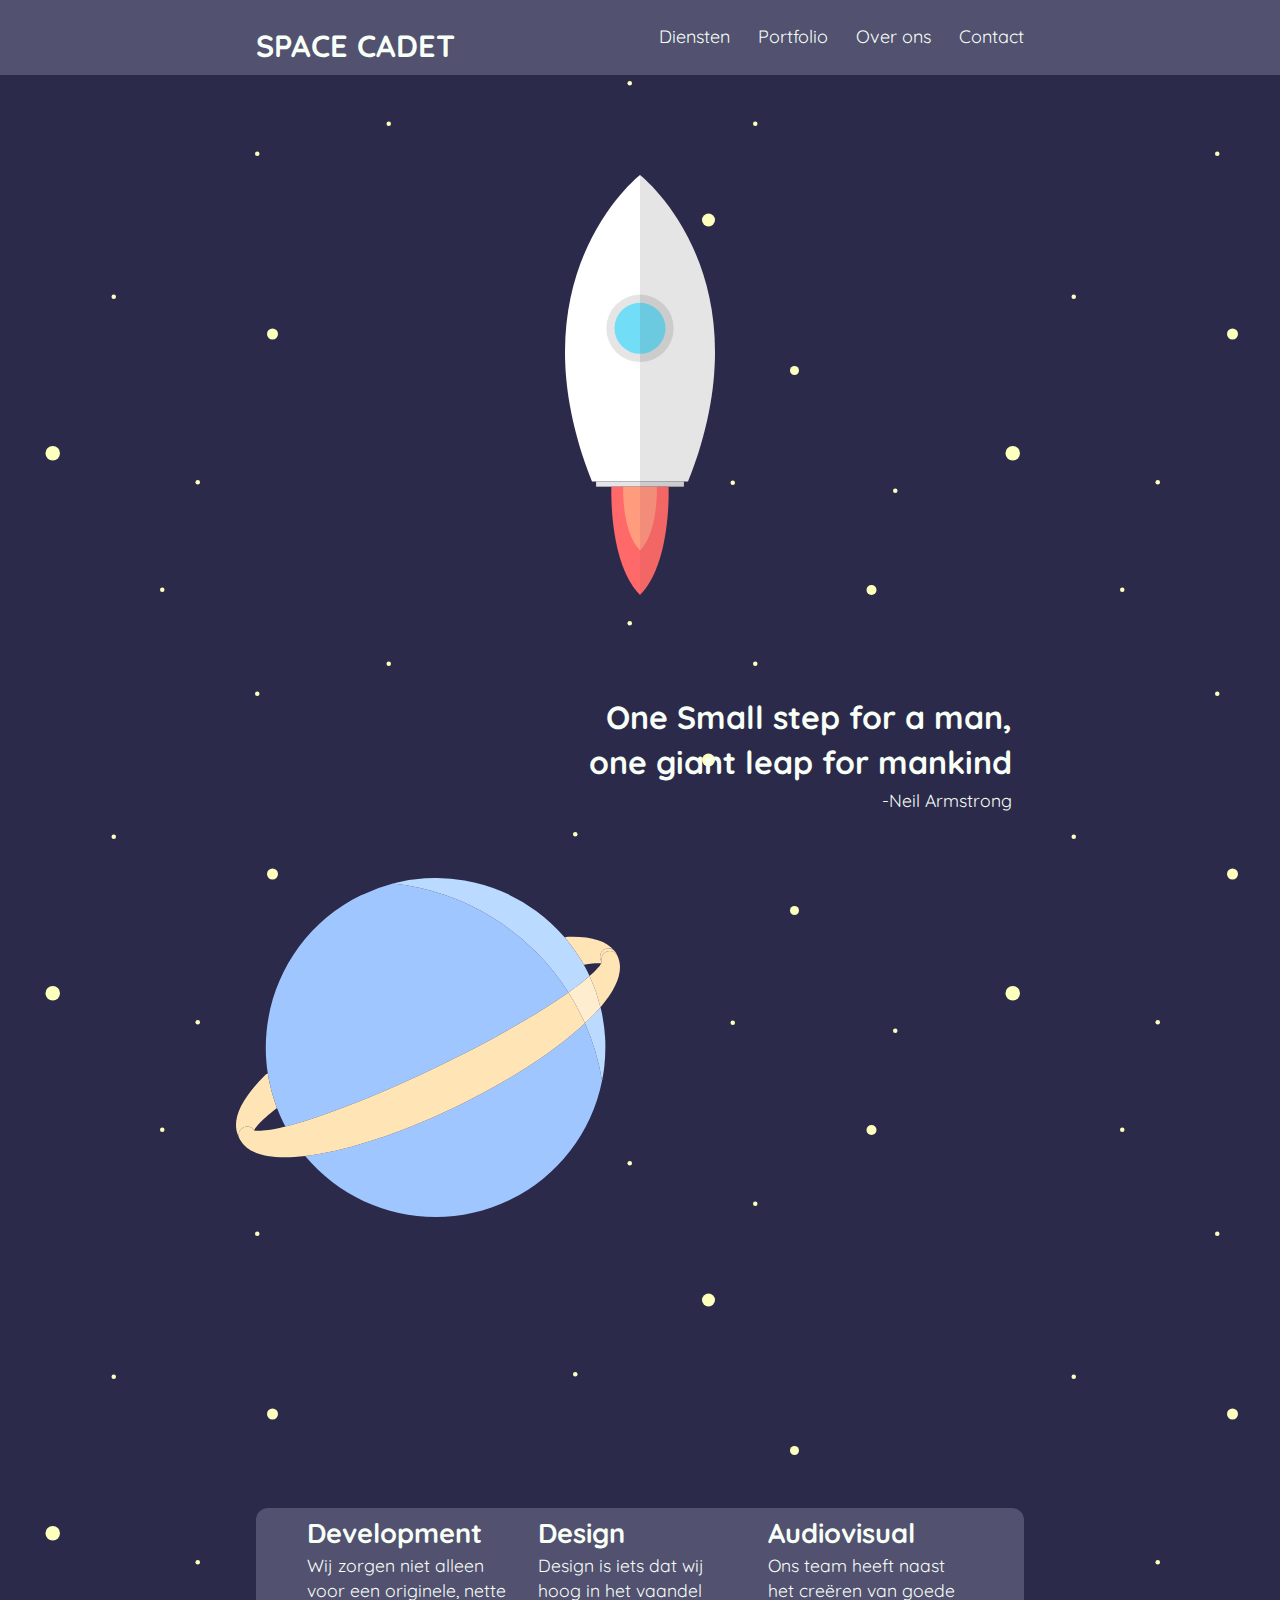
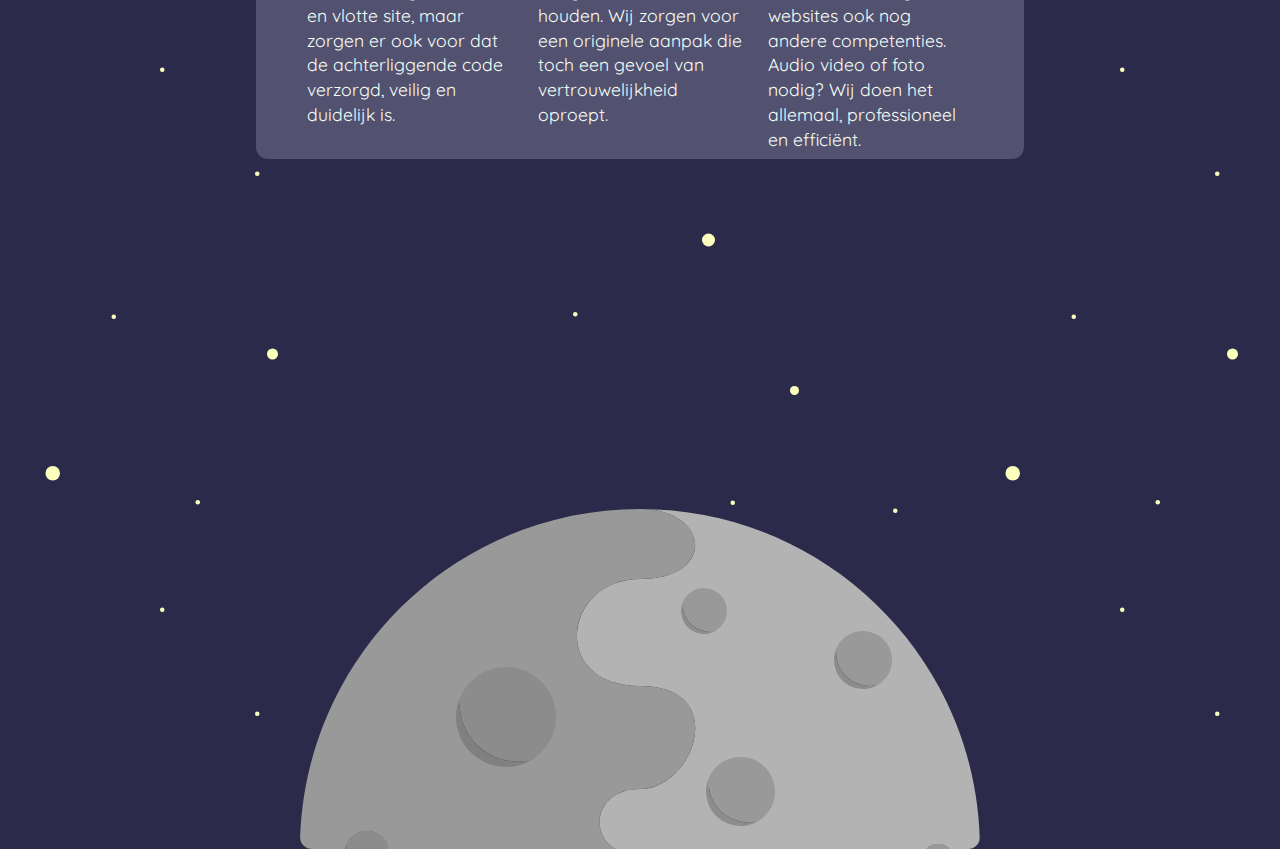
<file: index.html>
<!DOCTYPE html SYSTEM "about:legacy-compat">
<html dir="ltr" lang="nl-be" class="no-js" prefix="og: http://ogp.me/ns#">
<head>
  <!-- Character encoding -->
  <meta charset="UTF-8">
  <!-- Latest version of rendering engine -->
  <meta http-equiv="X-UA-Compatible" content="IE=edge,chrome=1">
  <!-- Mobile Viewport -->
  <meta name="viewport" content="width=device-width, initial-scale=1, maximum-scale=1">
  <!-- Most important SEO tag -->
  <title>Space Cadet | Home</title>
  <!-- Other SEO friendly tags -->
  <meta name="description" content="Lees hier alles over nieuwe media, html5 en andere ontwikkelingen in webdevelopment en mobile development. De docenten NMD willen graag hun kennis delen met jou!">
  <meta name="keywords" content="HTML5, JavaScript, jQuery, CSS3">
  <meta name="author" content="Arteveldehogeschool - Bachelor in de grafische en digitale media | MMP">
  <meta name="copyright" content="Copyright 2010-17 Arteveldehogeschool. All Rights Reserved.">
  <!-- OpenGraph -->
  <meta property="og:type" content="website">
  <meta property="og:title" content=">HTML5 | Webdesign II | GDM">
  <meta property="og:description" content="Lees hier alles over nieuwe media, html5 en andere ontwikkelingen in webdevelopment en mobile development. De docenten NMD willen graag hun kennis delen met jou!">
  <meta property="og:url" content="http://www.gdm.gent/">
  <meta property="og:site_name" content="GDM.GENT">
  <meta property="og:image" content="assets/images/ahs.png">
  <meta property="og:image:width" content="129">
  <meta property="og:image:height" content="129">
  <!-- humans.txt -->
  <link rel="author" type="text/plain" href="/humans.txt">
  <!-- DNS prefech for CDN -->
  <link rel="dns-prefetch" href="//cdnjs.cloudflare.com">
  <link rel="dns-prefetch" href="//code.jquery.com">
  <link rel="dns-prefetch" href="//maxcdn.bootstrapcdn.com">
  <!-- Icons -->
  <!-- http://realfavicongenerator.net/ -->
  <link rel="apple-touch-icon" sizes="180x180" href="assets/icons/apple-touch-icon.png">
  <link rel="icon" type="image/png" href="assets/icons/favicon-32x32.png" sizes="32x32">
  <link rel="icon" type="image/png" href="assets/icons/favicon-16x16.png" sizes="16x16">
  <link rel="manifest" href="assets/icons/manifest.json">
  <link rel="mask-icon" href="assets/icons/safari-pinned-tab.svg" color="#ee9900">
  <link rel="shortcut icon" href="assets/icons/favicon.ico">
  <meta name="apple-mobile-web-app-title" content="GDM">
  <meta name="application-name" content="GDM">
  <meta name="msapplication-config" content="assets/icons/browserconfig.xml">
  <meta name="theme-color" content="#ffffff">
  <!-- Stylesheets: Vendors -->
  <link rel="stylesheet" media="all" href="vendor/normalize/normalize.css">
  <link href="https://fonts.googleapis.com/icon?family=Material+Icons"
  rel="stylesheet">
  <!-- Stylesheets: App -->
  <link rel="stylesheet" media="all" href="css/main.css">
  <!-- Modernizr: feature detection -->
  <script src="vendor/modernizr/modernizr.min.js"></script>
</head>
<body class="body">
<div class="headerbar">

</div>

  <header class="clear">
    <h2><a href="#">SPACE CADET</a></h2>

    <i class="material-icons hamburger">menu</i>
    <i class="material-icons cross">close</i>
    <nav class="main-nav">
      <div class="nav-items">
        <a href="diensten.html">Diensten</a>
        <a href="portfolio.html">Portfolio</a>
        <a href="about.html">Over ons</a>
        <a href="contact.html">Contact</a>
      </div>
    </nav>


  </header>


  <main >
    <img class="rocket" src="assets/svg/Rocket.svg" alt="rocket">

    <div class="quote">
      <h1>One Small step for a man,<br>
        one giant leap for mankind</h1>
        <p>-Neil Armstrong</p>
      </div>
      <!--  <img class="planet" src="assets/svg/Planet.svg" alt="Planet"> -->

      <img class="planet" src="assets/svg/Planet.svg" alt="planet">



      <div class="column-container clear">

        <div class="column-3">
          <h2>Development</h2>
          <p>
            Wij zorgen niet alleen voor een originele, nette en vlotte site,
            maar zorgen er ook voor dat de achterliggende code verzorgd, veilig
            en duidelijk is. </p>

          </div>

          <div class="column-3">
            <h2>Design</h2>
            <p>Design is iets dat wij hoog in het vaandel houden.
              Wij zorgen voor een originele aanpak
              die toch een gevoel van vertrouwelijkheid oproept.</p>
            </div>

            <div class="column-3">
              <h2>Audiovisual</h2>
              <p>Ons team heeft naast het creëren van goede websites ook nog andere competenties.
                Audio video  of foto nodig? Wij doen het allemaal, professioneel en efficiënt.</p>
              </div>
            </div>

          </main>

          <footer>
            <img class="moon" src="assets/svg/moonhalf.svg" alt="moon">
          </footer>
          <!-- Scripts: Vendors -->
          <!-- For example: jQuery, lodash, handlebars, ... -->
          <!-- Scripts: App -->
          <script src="js/main.js"></script>
          <!--  <script src="js/main.js"></script> -->
        </body>
        </html>
</file>
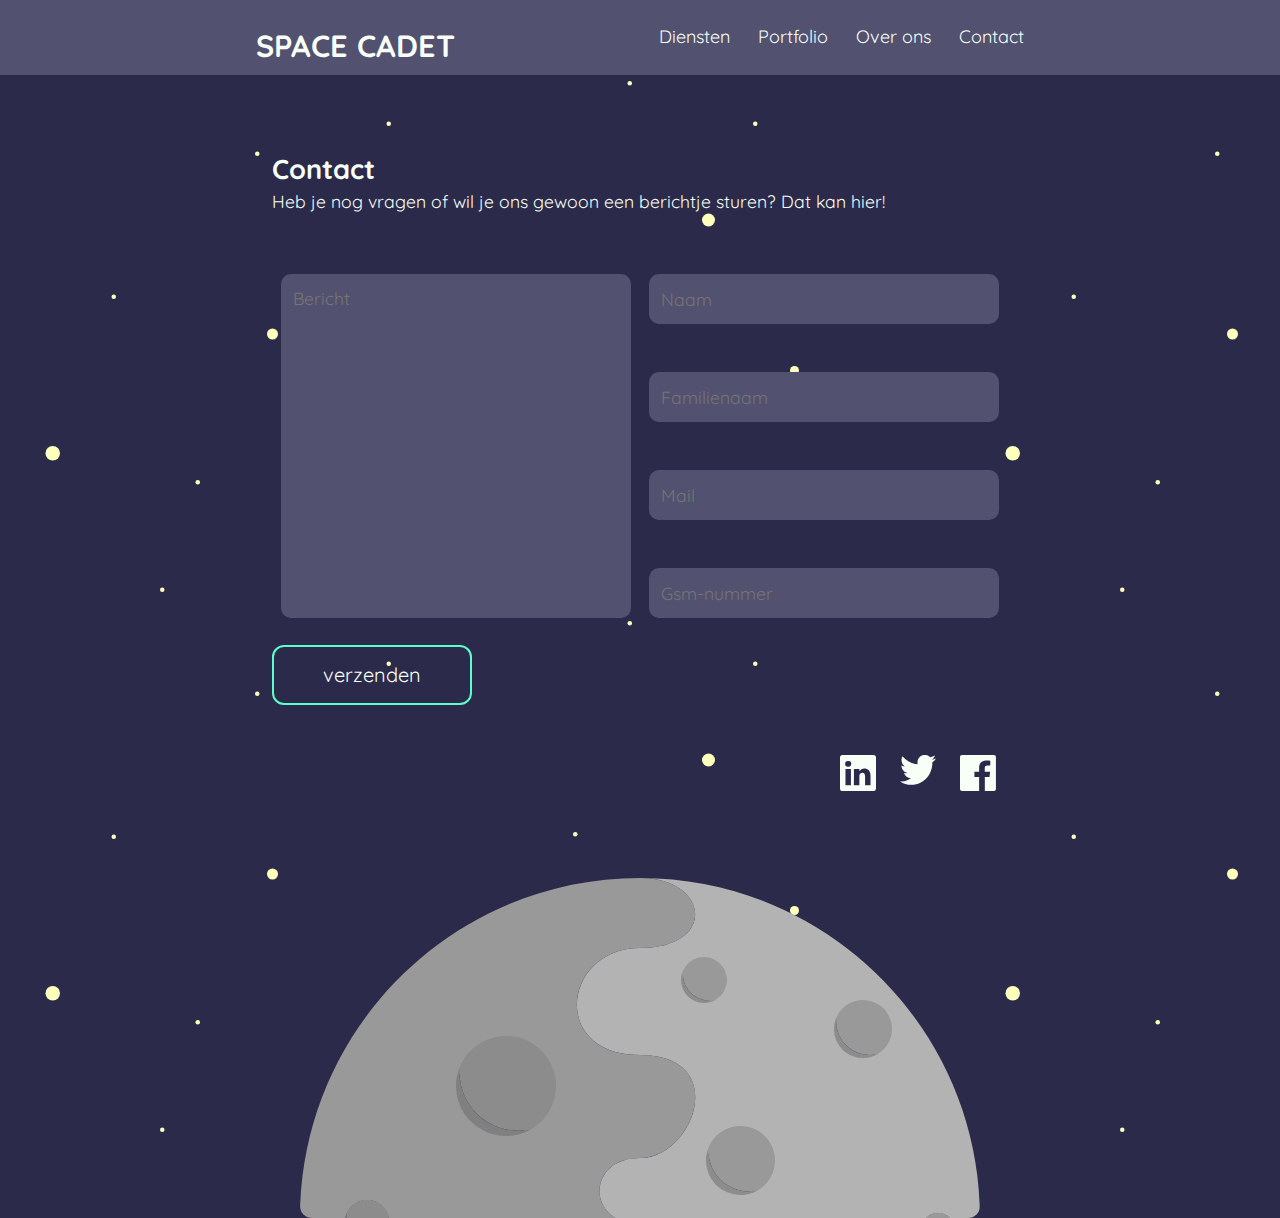
<file: contact.html>
<!DOCTYPE html SYSTEM "about:legacy-compat">
<html dir="ltr" lang="nl-be" class="no-js" prefix="og: http://ogp.me/ns#">
<head>
  <!-- Character encoding -->
  <meta charset="UTF-8">
  <!-- Latest version of rendering engine -->
  <meta http-equiv="X-UA-Compatible" content="IE=edge,chrome=1">
  <!-- Mobile Viewport -->
  <meta name="viewport" content="width=device-width, initial-scale=1, maximum-scale=1">
  <!-- Most important SEO tag -->
  <title>Space Cadet | Contact</title>
  <!-- Other SEO friendly tags -->
  <meta name="description" content="Lees hier alles over nieuwe media, html5 en andere ontwikkelingen in webdevelopment en mobile development. De docenten NMD willen graag hun kennis delen met jou!">
  <meta name="keywords" content="HTML5, JavaScript, jQuery, CSS3">
  <meta name="author" content="Arteveldehogeschool - Bachelor in de grafische en digitale media | MMP">
  <meta name="copyright" content="Copyright 2010-17 Arteveldehogeschool. All Rights Reserved.">
  <!-- OpenGraph -->
  <meta property="og:type" content="website">
  <meta property="og:title" content=">HTML5 | Webdesign II | GDM">
  <meta property="og:description" content="Lees hier alles over nieuwe media, html5 en andere ontwikkelingen in webdevelopment en mobile development. De docenten NMD willen graag hun kennis delen met jou!">
  <meta property="og:url" content="http://www.gdm.gent/">
  <meta property="og:site_name" content="GDM.GENT">
  <meta property="og:image" content="assets/images/ahs.png">
  <meta property="og:image:width" content="129">
  <meta property="og:image:height" content="129">
  <!-- humans.txt -->
  <link rel="author" type="text/plain" href="/humans.txt">
  <!-- DNS prefech for CDN -->
  <link rel="dns-prefetch" href="//cdnjs.cloudflare.com">
  <link rel="dns-prefetch" href="//code.jquery.com">
  <link rel="dns-prefetch" href="//maxcdn.bootstrapcdn.com">
  <!-- Icons -->
  <!-- http://realfavicongenerator.net/ -->
  <link rel="apple-touch-icon" sizes="180x180" href="assets/icons/apple-touch-icon.png">
  <link rel="icon" type="image/png" href="assets/icons/favicon-32x32.png" sizes="32x32">
  <link rel="icon" type="image/png" href="assets/icons/favicon-16x16.png" sizes="16x16">
  <link rel="manifest" href="assets/icons/manifest.json">
  <link rel="mask-icon" href="assets/icons/safari-pinned-tab.svg" color="#ee9900">
  <link rel="shortcut icon" href="assets/icons/favicon.ico">
  <meta name="apple-mobile-web-app-title" content="GDM">
  <meta name="application-name" content="GDM">
  <meta name="msapplication-config" content="assets/icons/browserconfig.xml">
  <meta name="theme-color" content="#ffffff">
  <!-- Stylesheets: Vendors -->
  <link rel="stylesheet" media="all" href="vendor/normalize/normalize.css">
  <link href="https://fonts.googleapis.com/icon?family=Material+Icons"
  rel="stylesheet">
  <!-- Stylesheets: App -->
  <link rel="stylesheet" media="all" href="css/main.css">
  <!-- Modernizr: feature detection -->
  <script src="vendor/modernizr/modernizr.min.js"></script>
</head>
<body class="body">
  <div class="headerbar">

  </div>

  <header class="clear">
    <h2><a href="index.html">SPACE CADET</a></h2>

    <i class="material-icons hamburger">menu</i>
    <i class="material-icons cross">close</i>
    <nav class="main-nav">
      <div class="nav-items">
        <a href="diensten.html">Diensten</a>
        <a href="portfolio.html">Portfolio</a>
        <a href="about.html">Over ons</a>
        <a href="contact.html">Contact</a>
      </div>
    </nav>

  </header>

  <main>
    <div class="g__wrapper">
      <div class="g__container">
        <div class="g__row">

          <div class="g__column g__column-12 fullwidth">
            <h2>Contact</h2>
            <p>Heb je nog vragen of wil je ons gewoon een berichtje sturen? Dat kan hier!</p>



            <div class="formbox1">
              <form>
                <input type="text" name="firstname" placeholder='Naam'>
              </form>

              <form>
                <input type="text" name="lastname" placeholder='Familienaam'>
              </form>
              <form>
                <input type="email" name="mail" placeholder='Mail'>
              </form>

              <form>
                <input type="tel" name="usrtel" placeholder='Gsm-nummer'>
              </form>
            </div>

            <div class="formbox">
              <textarea name="bericht" rows="8" cols="80" placeholder="Bericht"></textarea>
            </div>
            <button class="btn">verzenden</button>

            <a href="#"><img class="material-icons" src="assets/icons/Facebook-black.svg" alt="facebook" width="36px"></a>
            <a href="#"> <img class="material-icons" src="assets/icons/Twitter-black.svg" alt="twitter" width="36px"></a>
            <a href="#"><img class="material-icons" src="assets/icons/linkedin.svg" width="36px"alt=""></a>
          </div>
        </div>
      </div>
    </div>
  </main>

  <footer>
    <img class="moon" src="assets/svg/moonhalf.svg" alt="moon">

  </footer>
  <script src="js/main.js"></script>
</body>
</html>
</file>
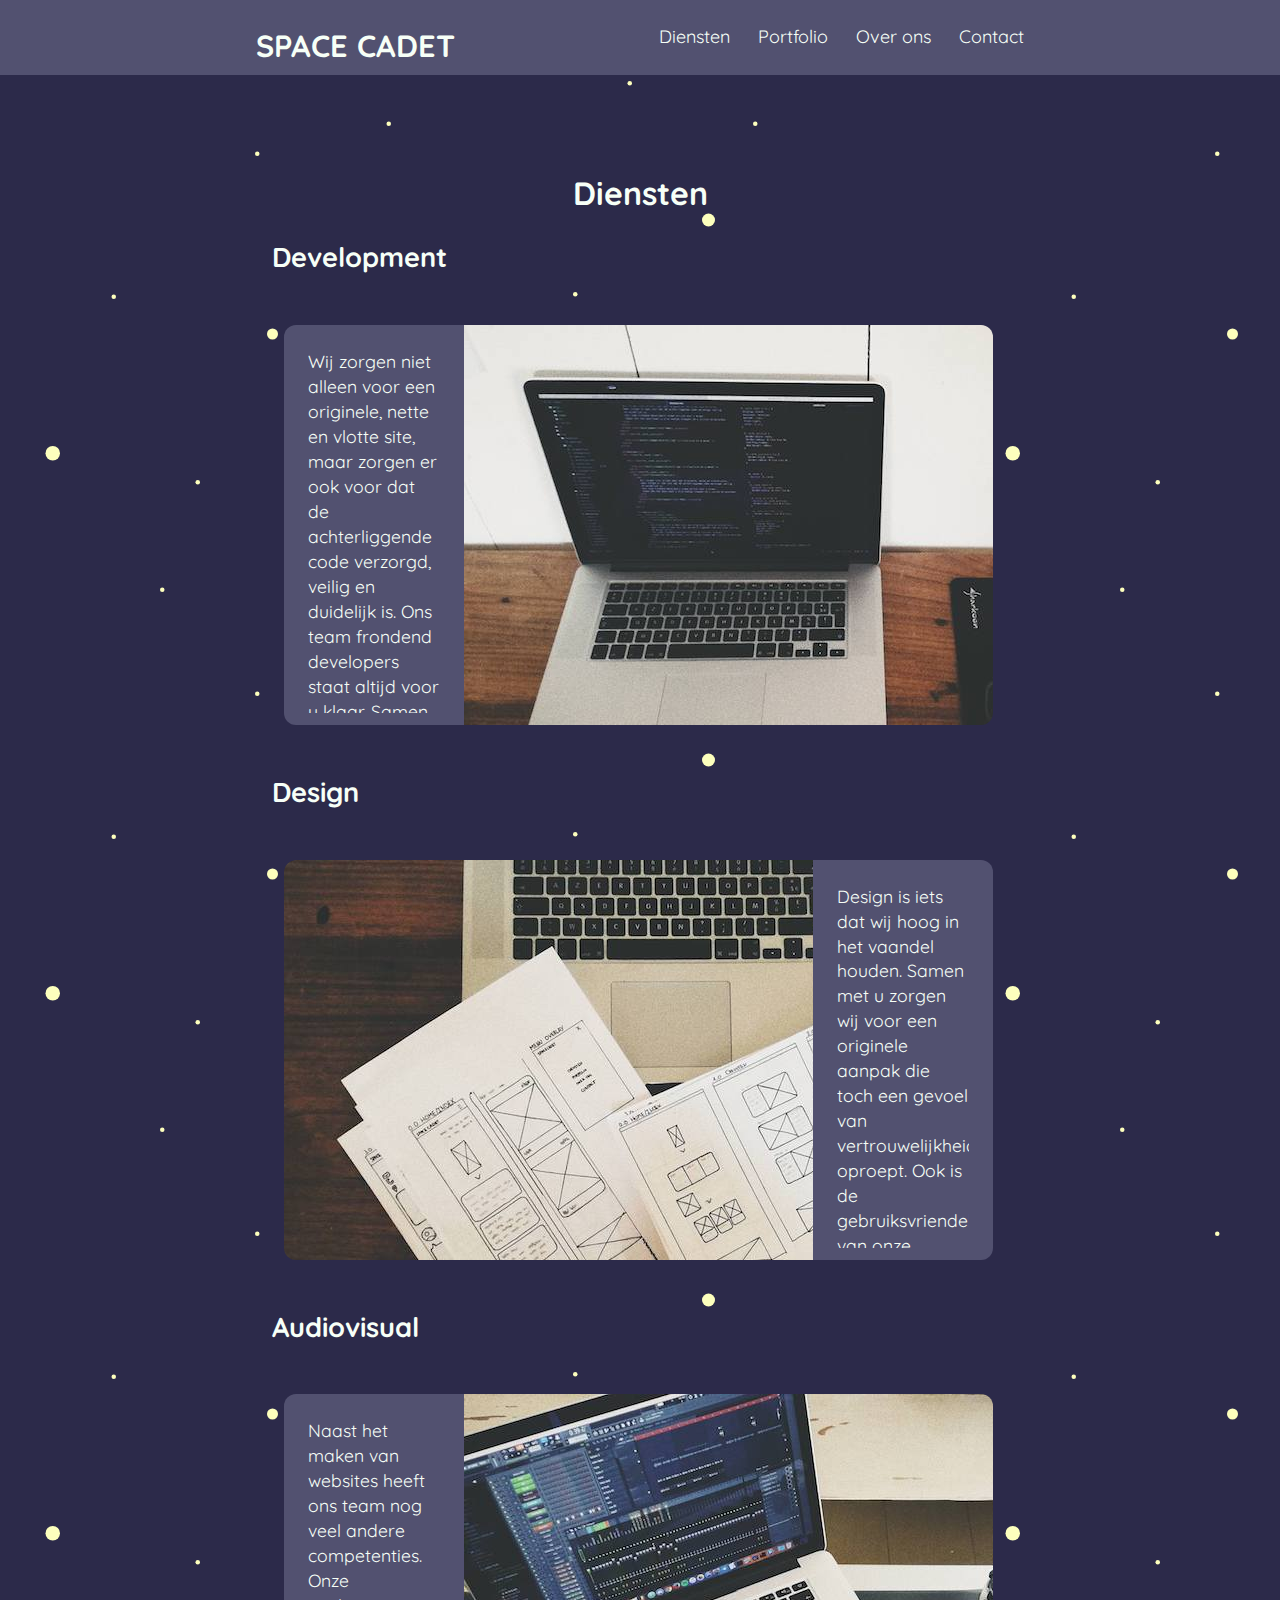
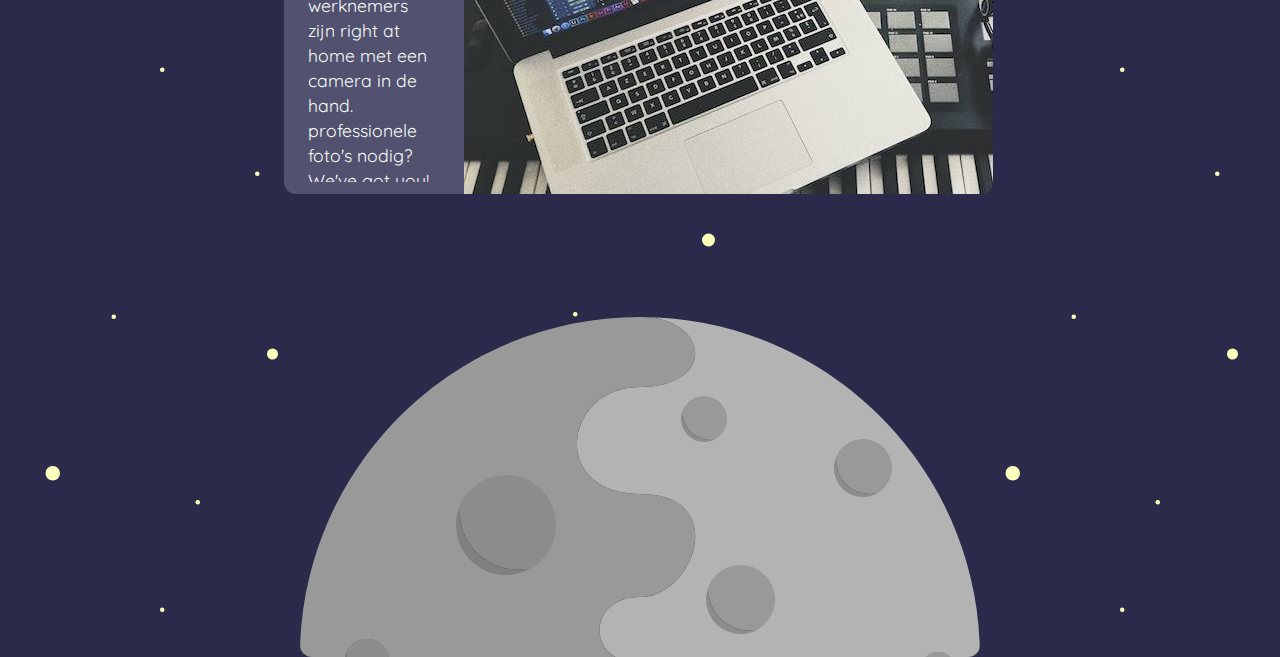
<file: diensten.html>
<!DOCTYPE html SYSTEM "about:legacy-compat">
<html dir="ltr" lang="nl-be" class="no-js" prefix="og: http://ogp.me/ns#">
<head>
  <!-- Character encoding -->
  <meta charset="UTF-8">
  <!-- Latest version of rendering engine -->
  <meta http-equiv="X-UA-Compatible" content="IE=edge,chrome=1">
  <!-- Mobile Viewport -->
  <meta name="viewport" content="width=device-width, initial-scale=1, maximum-scale=1">
  <!-- Most important SEO tag -->
  <title>Space Cadet | Diensten</title>
  <!-- Other SEO friendly tags -->
  <meta name="description" content="Lees hier alles over nieuwe media, html5 en andere ontwikkelingen in webdevelopment en mobile development. De docenten NMD willen graag hun kennis delen met jou!">
  <meta name="keywords" content="HTML5, JavaScript, jQuery, CSS3">
  <meta name="author" content="Arteveldehogeschool - Bachelor in de grafische en digitale media | MMP">
  <meta name="copyright" content="Copyright 2010-17 Arteveldehogeschool. All Rights Reserved.">
  <!-- OpenGraph -->
  <meta property="og:type" content="website">
  <meta property="og:title" content=">HTML5 | Webdesign II | GDM">
  <meta property="og:description" content="Lees hier alles over nieuwe media, html5 en andere ontwikkelingen in webdevelopment en mobile development. De docenten NMD willen graag hun kennis delen met jou!">
  <meta property="og:url" content="http://www.gdm.gent/">
  <meta property="og:site_name" content="GDM.GENT">
  <meta property="og:image" content="assets/images/ahs.png">
  <meta property="og:image:width" content="129">
  <meta property="og:image:height" content="129">
  <!-- humans.txt -->
  <link rel="author" type="text/plain" href="/humans.txt">
  <!-- DNS prefech for CDN -->
  <link rel="dns-prefetch" href="//cdnjs.cloudflare.com">
  <link rel="dns-prefetch" href="//code.jquery.com">
  <link rel="dns-prefetch" href="//maxcdn.bootstrapcdn.com">
  <!-- Icons -->
  <!-- http://realfavicongenerator.net/ -->
  <link rel="apple-touch-icon" sizes="180x180" href="assets/icons/apple-touch-icon.png">
  <link rel="icon" type="image/png" href="assets/icons/favicon-32x32.png" sizes="32x32">
  <link rel="icon" type="image/png" href="assets/icons/favicon-16x16.png" sizes="16x16">
  <link rel="manifest" href="assets/icons/manifest.json">
  <link rel="mask-icon" href="assets/icons/safari-pinned-tab.svg" color="#ee9900">
  <link rel="shortcut icon" href="assets/icons/favicon.ico">
  <meta name="apple-mobile-web-app-title" content="GDM">
  <meta name="application-name" content="GDM">
  <meta name="msapplication-config" content="assets/icons/browserconfig.xml">
  <meta name="theme-color" content="#ffffff">
  <!-- Stylesheets: Vendors -->
  <link rel="stylesheet" media="all" href="vendor/normalize/normalize.css">
  <link href="https://fonts.googleapis.com/icon?family=Material+Icons"
  rel="stylesheet">
  <!-- Stylesheets: App -->
  <link rel="stylesheet" media="all" href="css/main.css">
  <!-- Modernizr: feature detection -->
  <script src="vendor/modernizr/modernizr.min.js"></script>
</head>
<body class="body">
  <div class="headerbar">

  </div>

  <header class="clear">
    <h2><a href="index.html">SPACE CADET</a></h2>

    <i class="material-icons hamburger">menu</i>
    <i class="material-icons cross">close</i>
    <nav class="main-nav">
      <div class="nav-items">
        <a href="diensten.html">Diensten</a>
        <a href="portfolio.html">Portfolio</a>
        <a href="about.html">Over ons</a>
        <a href="contact.html">Contact</a>
      </div>
    </nav>

  </header>

  <main>
    <div class="g__wrapper">
      <div class="g__container">
        <div class="g__row">
          <div class="g__column g__column-12 fullwidth diensten">

            <h1>Diensten</h1>
            <h2>Development</h2>
            <div class="d__card clear">
              <div class="d__card__text">
                <div class="textoverflow-fix">
                  <p>
                    Wij zorgen niet alleen voor een originele, nette en vlotte site,
                    maar zorgen er ook voor dat de achterliggende code verzorgd, veilig
                    en duidelijk is.
                    Ons team frondend developers staat altijd voor u klaar.
                    Samen met hen doorloopt u alle nodige stappen om u visite te bereiken
                  </p>
                </div>
                <!-- <h3><a href="development.html">Meer..</a></h3> -->
              </div>
              <div class="d__card__picture">

                <img src="assets/images/dienst1.jpg" alt="picture of a desk" />
              </div>
            </div>

            <h2>Design</h2>
            <div class="d__cardr clear">

              <div class="d__card__picturer">

                <img src="assets/images/dienst2.jpg" alt="picture of a desk" />
              </div>
              <div class="d__card__textr">
                <div class="textoverflow-fix">
                  <p>
                    Design is iets dat wij hoog in het vaandel houden.
                    Samen met u zorgen wij voor een originele aanpak die toch een gevoel van
                    vertrouwelijkheid oproept. Ook is de gebruiksvriendelijkheid van onze designs dik in orde.
                    Wij proberen steeds net die stap verder te gaan,
                    die stap die uw project van mooi naar geweldig haalt.
                  </p>
                </div>
              <!--  <h3><a href="development.html">Meer..</a></h3> -->
              </div>

            </div>

            <h2>Audiovisual</h2>
            <div class="d__card clear">
              <div class="d__card__text">
                <div class="textoverflow-fix">
                  <p>
                    Naast het maken van websites heeft ons team nog veel andere competenties.
                    Onze werknemers zijn right at home met een camera in de hand. professionele foto's nodig? We've got you!
                    En daar stopt het niet bij, Space Cadet heeft namelijk ook nog een afdeling audio, waar meerdere experten u te dienst staan.
                  </p>
                </div>
              <!--  <h3><a href="development.html">Meer..</a></h3> -->
              </div>
              <div class="d__card__picture">

                <img src="assets/images/dienst3.jpg" alt="picture of a desk" />
              </div>
            </div>

          </div>
        </div>
      </div>
    </div>
  </main>

  <footer>
    <img class="moon" src="assets/svg/moonhalf.svg" alt="moon">
  </footer>
  <script src="js/main.js"></script>
</body>
</html>
</file>
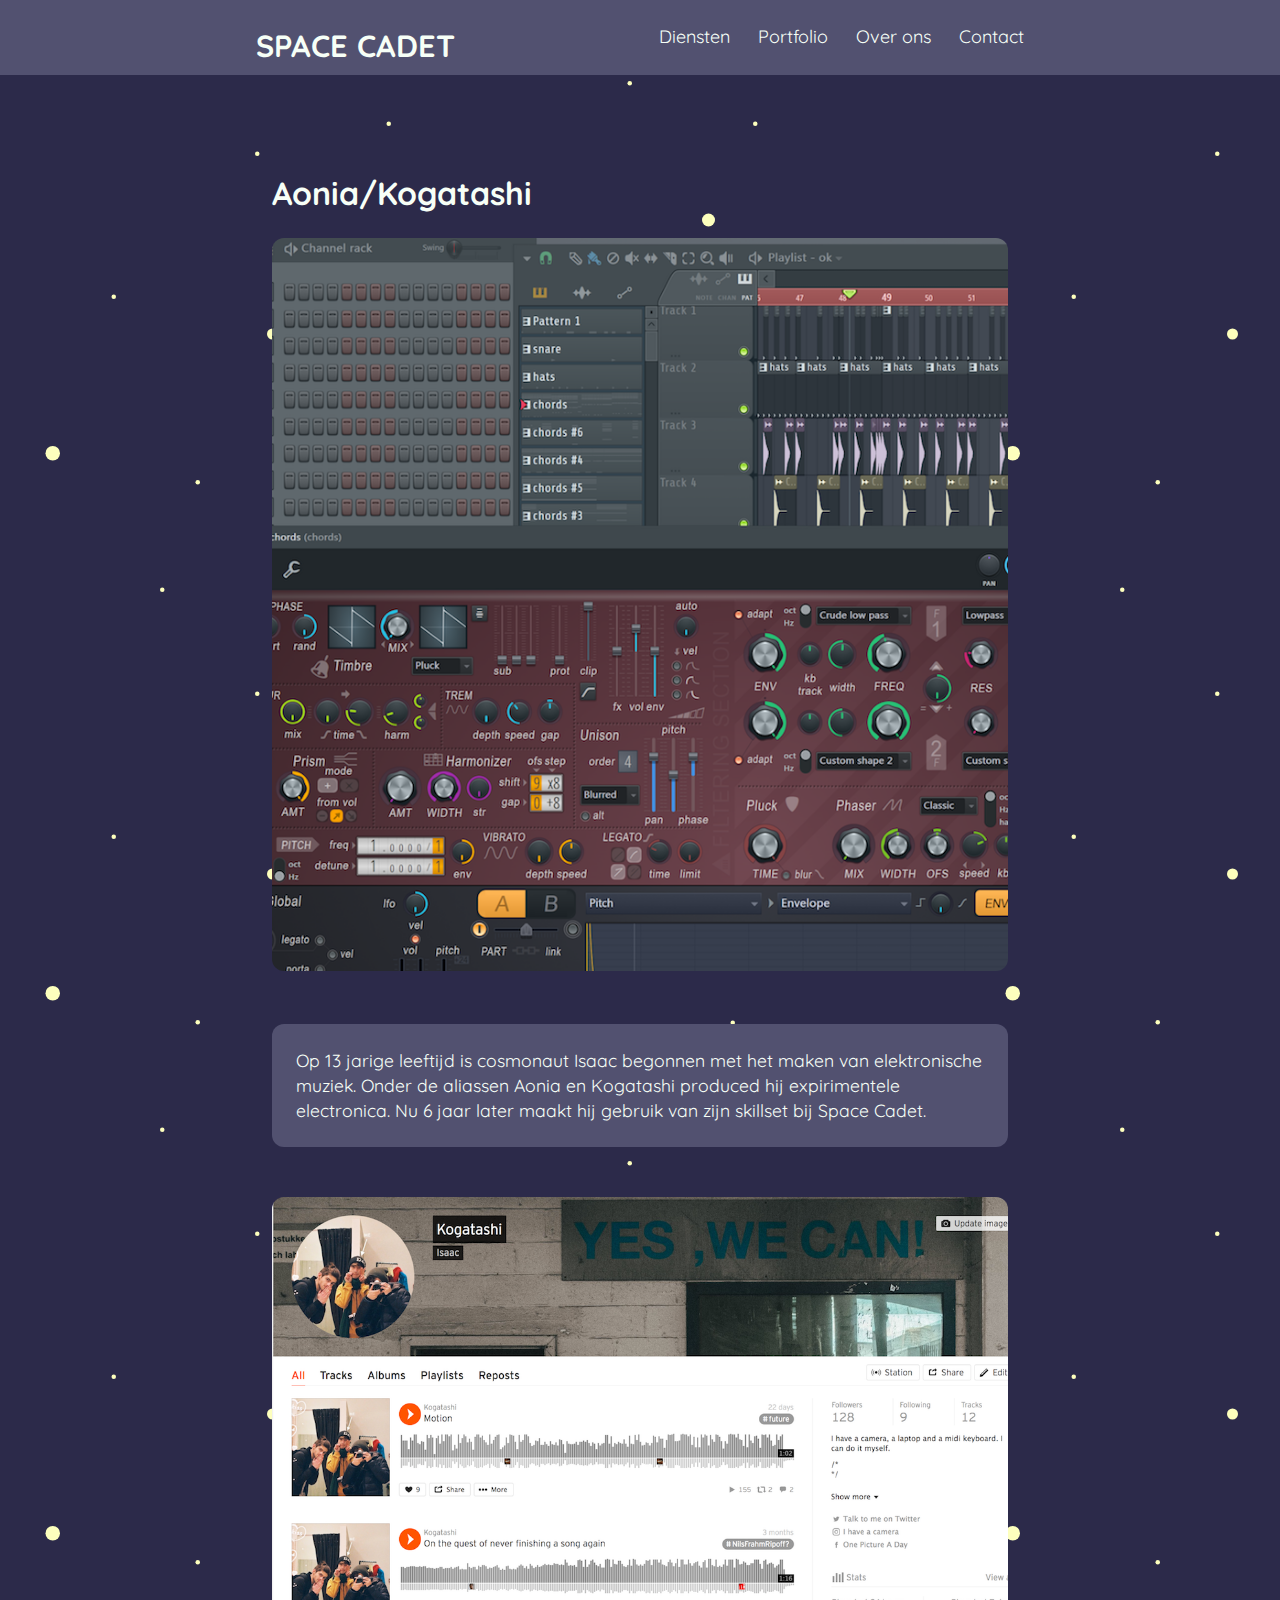
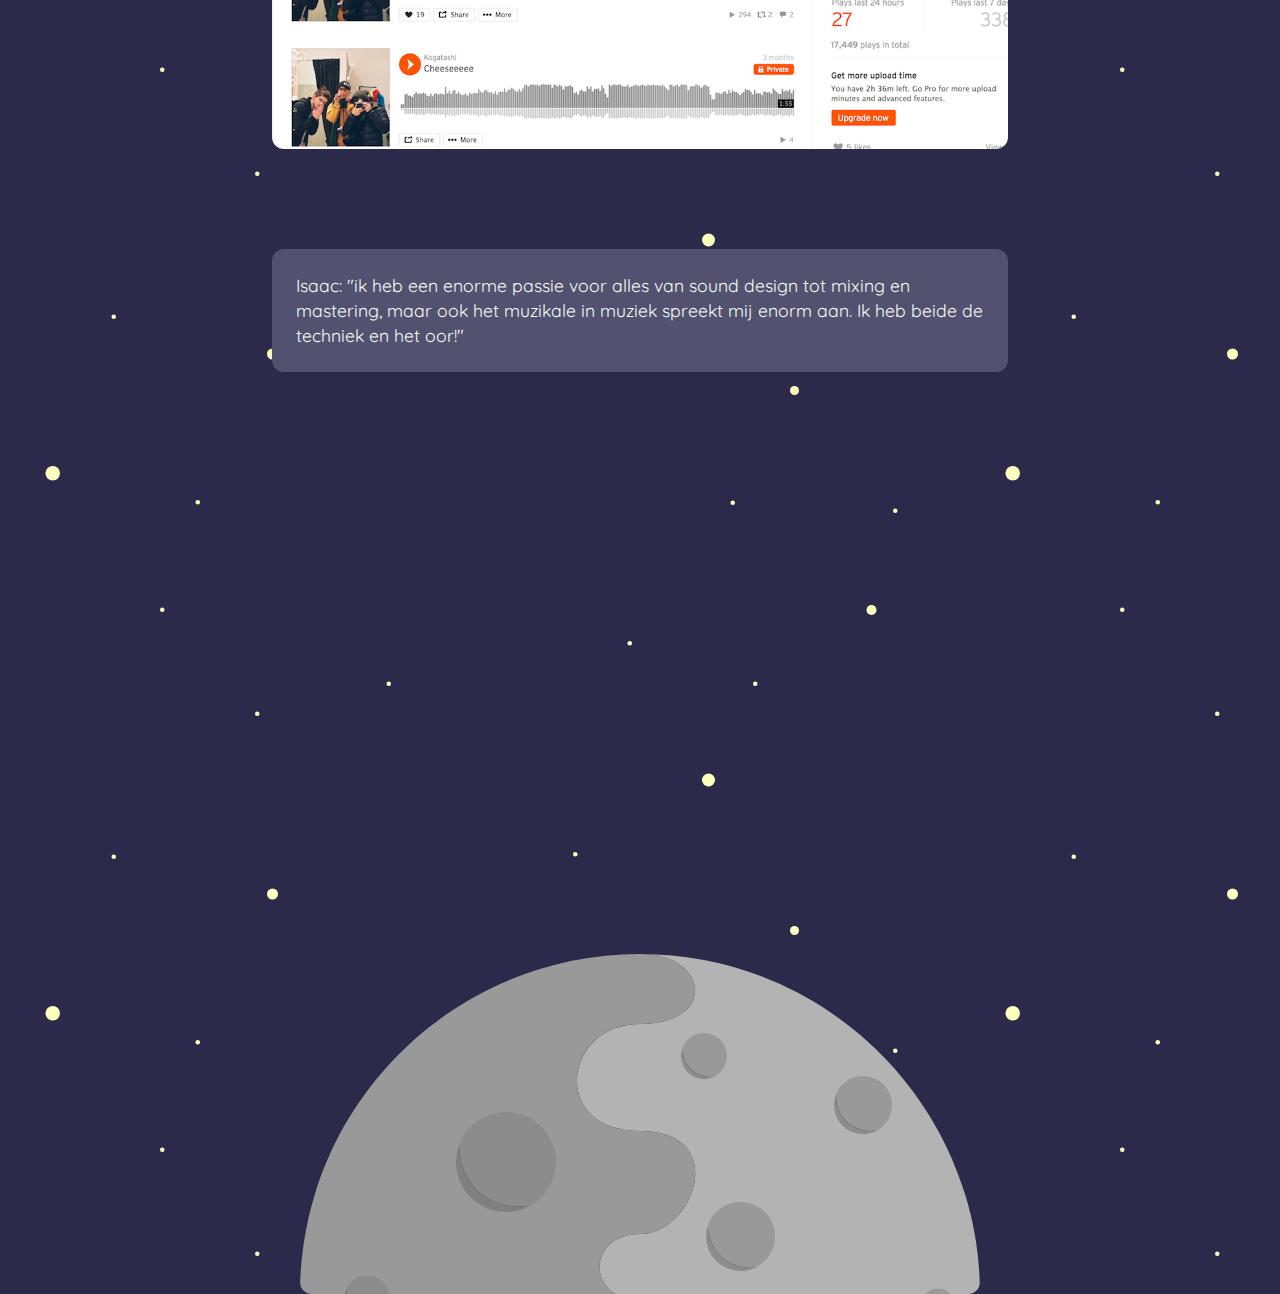
<file: koga.html>
<!DOCTYPE html SYSTEM "about:legacy-compat">
<html dir="ltr" lang="nl-be" class="no-js" prefix="og: http://ogp.me/ns#">
<head>
  <!-- Character encoding -->
  <meta charset="UTF-8">
  <!-- Latest version of rendering engine -->
  <meta http-equiv="X-UA-Compatible" content="IE=edge,chrome=1">
  <!-- Mobile Viewport -->
  <meta name="viewport" content="width=device-width, initial-scale=1, maximum-scale=1">
  <!-- Most important SEO tag -->
  <title>Space Cadet | Portfolio: Kogatashi</title>
  <!-- Other SEO friendly tags -->
  <meta name="description" content="Lees hier alles over nieuwe media, html5 en andere ontwikkelingen in webdevelopment en mobile development. De docenten NMD willen graag hun kennis delen met jou!">
  <meta name="keywords" content="HTML5, JavaScript, jQuery, CSS3">
  <meta name="author" content="Arteveldehogeschool - Bachelor in de grafische en digitale media | MMP">
  <meta name="copyright" content="Copyright 2010-17 Arteveldehogeschool. All Rights Reserved.">
  <!-- OpenGraph -->
  <meta property="og:type" content="website">
  <meta property="og:title" content=">HTML5 | Webdesign II | GDM">
  <meta property="og:description" content="Lees hier alles over nieuwe media, html5 en andere ontwikkelingen in webdevelopment en mobile development. De docenten NMD willen graag hun kennis delen met jou!">
  <meta property="og:url" content="http://www.gdm.gent/">
  <meta property="og:site_name" content="GDM.GENT">
  <meta property="og:image" content="assets/images/ahs.png">
  <meta property="og:image:width" content="129">
  <meta property="og:image:height" content="129">
  <!-- humans.txt -->
  <link rel="author" type="text/plain" href="/humans.txt">
  <!-- DNS prefech for CDN -->
  <link rel="dns-prefetch" href="//cdnjs.cloudflare.com">
  <link rel="dns-prefetch" href="//code.jquery.com">
  <link rel="dns-prefetch" href="//maxcdn.bootstrapcdn.com">
  <!-- Icons -->
  <!-- http://realfavicongenerator.net/ -->
  <link rel="apple-touch-icon" sizes="180x180" href="assets/icons/apple-touch-icon.png">
  <link rel="icon" type="image/png" href="assets/icons/favicon-32x32.png" sizes="32x32">
  <link rel="icon" type="image/png" href="assets/icons/favicon-16x16.png" sizes="16x16">
  <link rel="manifest" href="assets/icons/manifest.json">
  <link rel="mask-icon" href="assets/icons/safari-pinned-tab.svg" color="#ee9900">
  <link rel="shortcut icon" href="assets/icons/favicon.ico">
  <meta name="apple-mobile-web-app-title" content="GDM">
  <meta name="application-name" content="GDM">
  <meta name="msapplication-config" content="assets/icons/browserconfig.xml">
  <meta name="theme-color" content="#ffffff">
  <!-- Stylesheets: Vendors -->
  <link rel="stylesheet" media="all" href="vendor/normalize/normalize.css">
  <link href="https://fonts.googleapis.com/icon?family=Material+Icons"
  rel="stylesheet">
  <!-- Stylesheets: App -->
  <link rel="stylesheet" media="all" href="css/main.css">
  <!-- Modernizr: feature detection -->
  <script src="vendor/modernizr/modernizr.min.js"></script>
</head>
<body class="body">
  <div class="headerbar">

  </div>

  <header class="clear">

    <h2><a href="index.html">SPACE CADET</a></h2>

    <i class="material-icons hamburger">menu</i>
    <i class="material-icons cross">close</i>
    <nav class="main-nav">
      <div class="nav-items">
        <a href="diensten.html">Diensten</a>
        <a href="#">Portfolio</a>
        <a href="about.html">Over ons</a>
        <a href="contact.html">Contact</a>
      </div>
    </nav>

  </header>


  <main >

    <div class="g__wrapper">
      <div class="g__container">
        <div class="g__row">
          <div class="g__column g__column-12 fullwidth p__box">
            <h1>Aonia/Kogatashi</h1>

            <img class="ppic" src="assets/images/koga1.png" alt="foto robin">

            <div class="card p__box-1">
              <p>
                Op 13 jarige leeftijd is cosmonaut Isaac begonnen met het maken van elektronische muziek.
                Onder de aliassen Aonia en Kogatashi produced hij expirimentele electronica.
                Nu 6 jaar later maakt hij gebruik van zijn skillset bij Space Cadet.
              </p>
            </div>


            <img class="pbannerpic" src="assets/images/koga2.png" alt="foto van robin en zijn zus">
            <div class="card p__box-2">
              <p>Isaac: "ik heb een enorme passie voor alles van sound design tot mixing en mastering,
                maar ook het muzikale in muziek spreekt mij enorm aan. Ik heb beide de techniek en het oor!"</p>
              </div>
              <iframe width="100%" height="200" scrolling="no" frameborder="no" src="https://w.soundcloud.com/player/?url=https%3A//api.soundcloud.com/tracks/192457588&amp;auto_play=false&amp;hide_related=false&amp;show_comments=true&amp;show_user=true&amp;show_reposts=false&amp;visual=true"></iframe>
              <iframe width="100%" height="200" scrolling="no" frameborder="no" src="https://w.soundcloud.com/player/?url=https%3A//api.soundcloud.com/tracks/300224625&amp;auto_play=false&amp;hide_related=false&amp;show_comments=true&amp;show_user=true&amp;show_reposts=false&amp;visual=true"></iframe>
            </div>
          </div>
        </div>
      </div>
    </main>

    <footer>
      <img class="moon" src="assets/svg/moonhalf.svg" alt="moon">
    </footer>
    <!-- Scripts: Vendors -->
    <!-- For example: jQuery, lodash, handlebars, ... -->
    <!-- Scripts: App -->
    <script src="js/main.js"></script>
    <!--  <script src="js/main.js"></script> -->
  </body>
  </html>
</file>
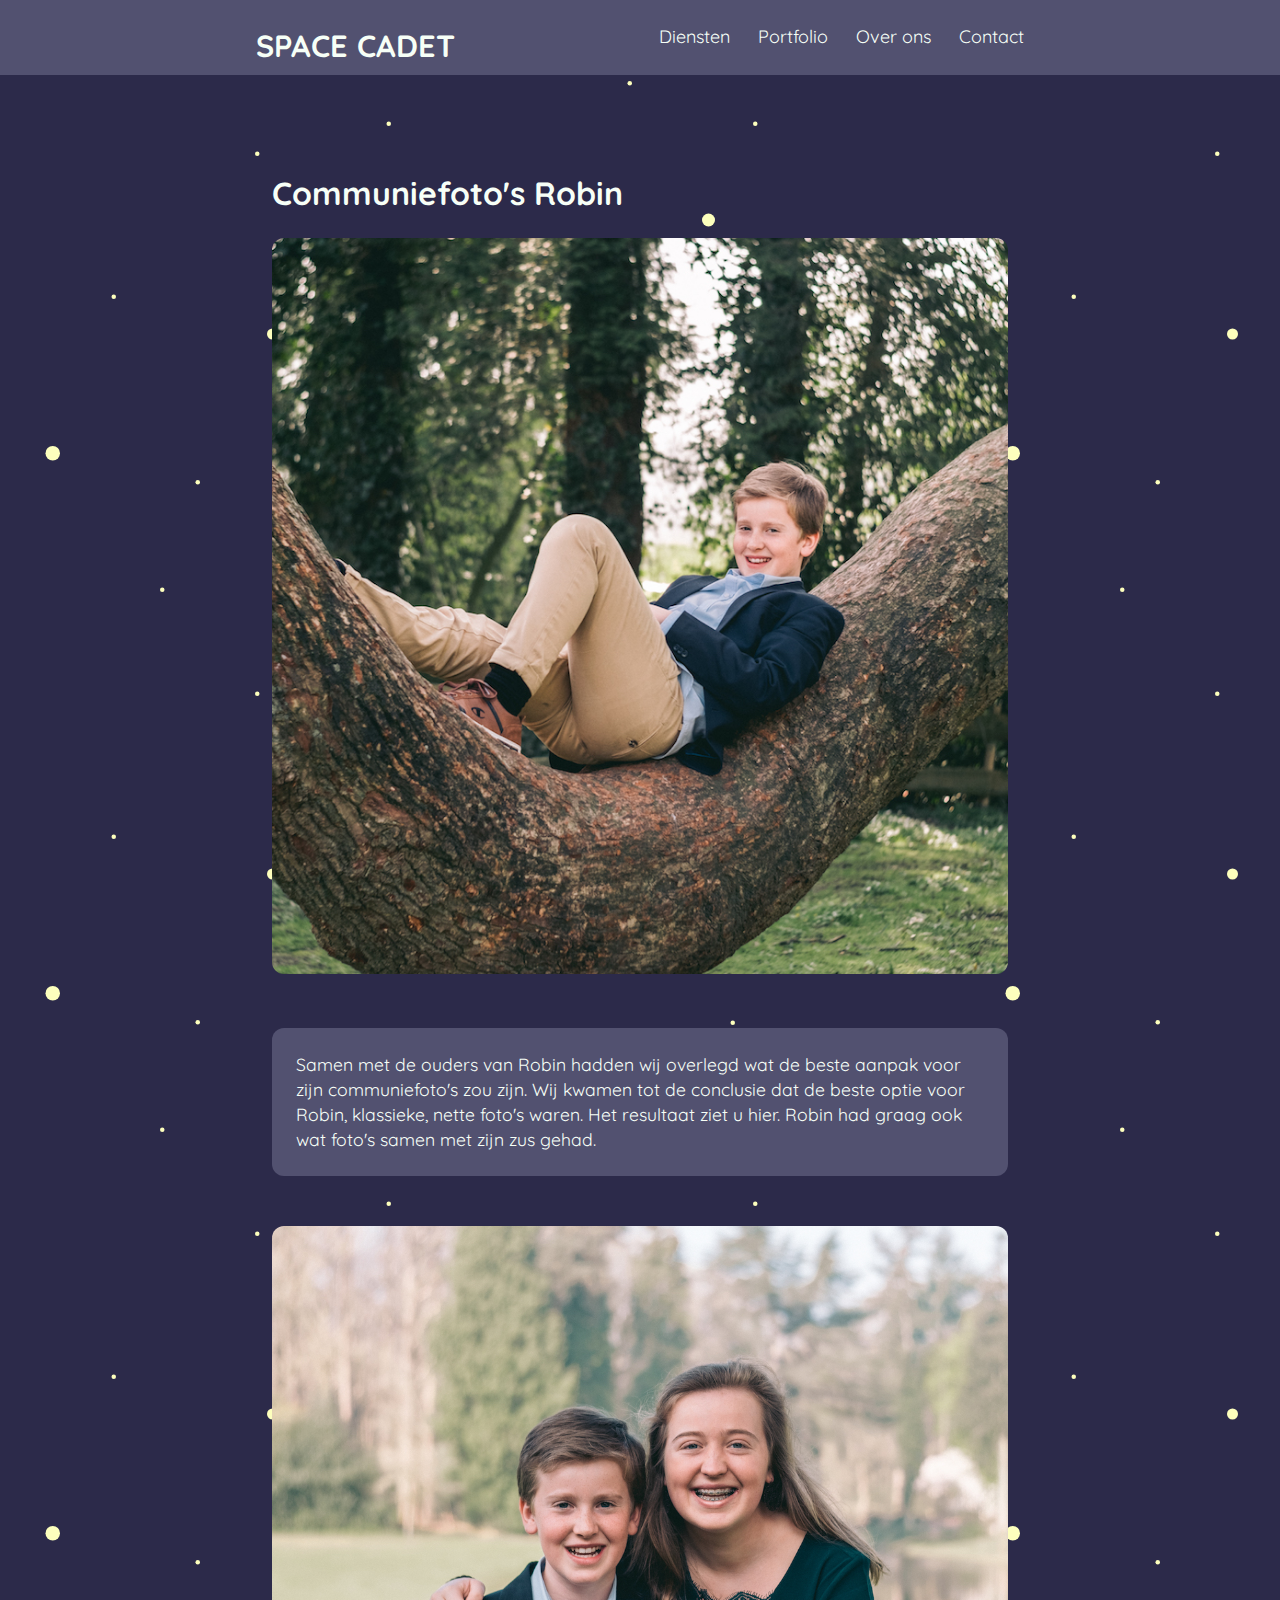
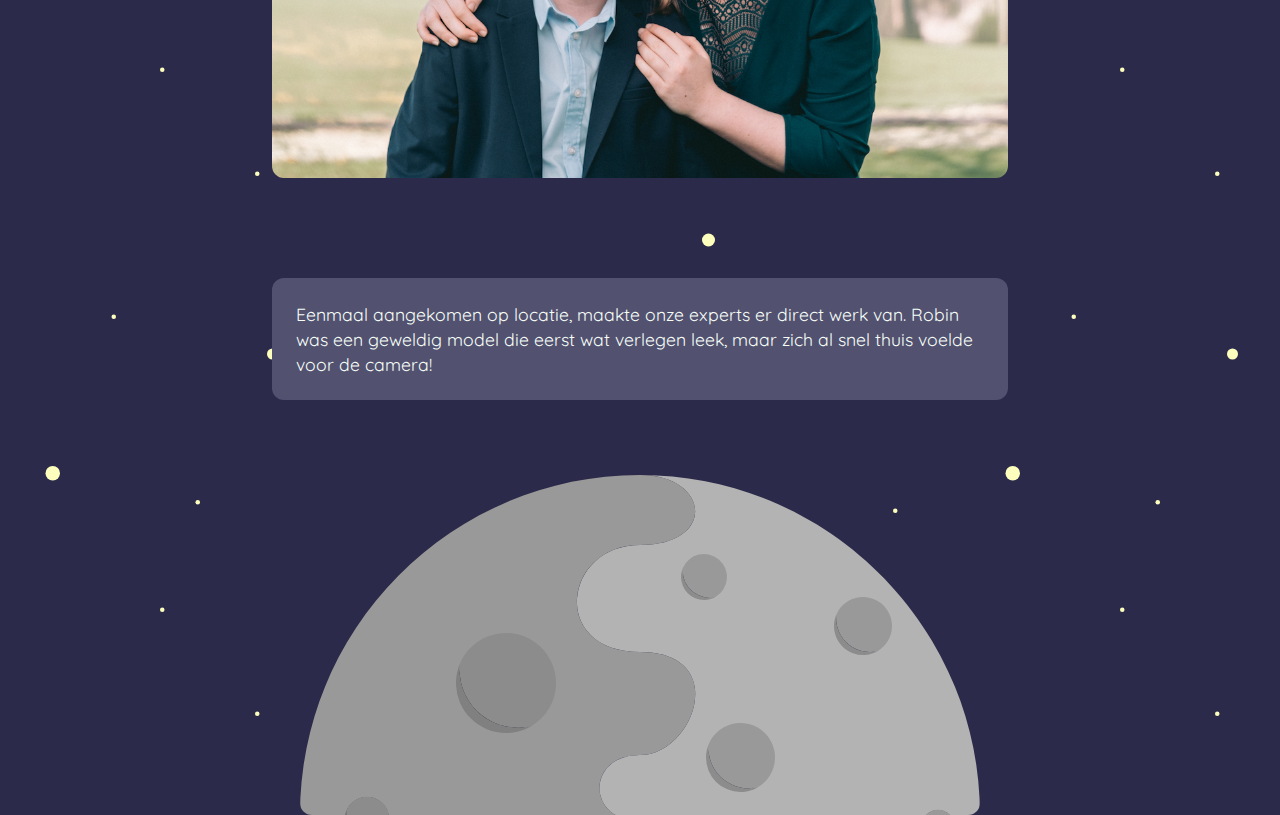
<file: robin.html>
<!DOCTYPE html SYSTEM "about:legacy-compat">
<html dir="ltr" lang="nl-be" class="no-js" prefix="og: http://ogp.me/ns#">
<head>
  <!-- Character encoding -->
  <meta charset="UTF-8">
  <!-- Latest version of rendering engine -->
  <meta http-equiv="X-UA-Compatible" content="IE=edge,chrome=1">
  <!-- Mobile Viewport -->
  <meta name="viewport" content="width=device-width, initial-scale=1, maximum-scale=1">
  <!-- Most important SEO tag -->
  <title>Space Cadet | Portfolio</title>
  <!-- Other SEO friendly tags -->
  <meta name="description" content="Lees hier alles over nieuwe media, html5 en andere ontwikkelingen in webdevelopment en mobile development. De docenten NMD willen graag hun kennis delen met jou!">
  <meta name="keywords" content="HTML5, JavaScript, jQuery, CSS3">
  <meta name="author" content="Arteveldehogeschool - Bachelor in de grafische en digitale media | MMP">
  <meta name="copyright" content="Copyright 2010-17 Arteveldehogeschool. All Rights Reserved.">
  <!-- OpenGraph -->
  <meta property="og:type" content="website">
  <meta property="og:title" content=">HTML5 | Webdesign II | GDM">
  <meta property="og:description" content="Lees hier alles over nieuwe media, html5 en andere ontwikkelingen in webdevelopment en mobile development. De docenten NMD willen graag hun kennis delen met jou!">
  <meta property="og:url" content="http://www.gdm.gent/">
  <meta property="og:site_name" content="GDM.GENT">
  <meta property="og:image" content="assets/images/ahs.png">
  <meta property="og:image:width" content="129">
  <meta property="og:image:height" content="129">
  <!-- humans.txt -->
  <link rel="author" type="text/plain" href="/humans.txt">
  <!-- DNS prefech for CDN -->
  <link rel="dns-prefetch" href="//cdnjs.cloudflare.com">
  <link rel="dns-prefetch" href="//code.jquery.com">
  <link rel="dns-prefetch" href="//maxcdn.bootstrapcdn.com">
  <!-- Icons -->
  <!-- http://realfavicongenerator.net/ -->
  <link rel="apple-touch-icon" sizes="180x180" href="assets/icons/apple-touch-icon.png">
  <link rel="icon" type="image/png" href="assets/icons/favicon-32x32.png" sizes="32x32">
  <link rel="icon" type="image/png" href="assets/icons/favicon-16x16.png" sizes="16x16">
  <link rel="manifest" href="assets/icons/manifest.json">
  <link rel="mask-icon" href="assets/icons/safari-pinned-tab.svg" color="#ee9900">
  <link rel="shortcut icon" href="assets/icons/favicon.ico">
  <meta name="apple-mobile-web-app-title" content="GDM">
  <meta name="application-name" content="GDM">
  <meta name="msapplication-config" content="assets/icons/browserconfig.xml">
  <meta name="theme-color" content="#ffffff">
  <!-- Stylesheets: Vendors -->
  <link rel="stylesheet" media="all" href="vendor/normalize/normalize.css">
  <link href="https://fonts.googleapis.com/icon?family=Material+Icons"
  rel="stylesheet">
  <!-- Stylesheets: App -->
  <link rel="stylesheet" media="all" href="css/main.css">
  <!-- Modernizr: feature detection -->
  <script src="vendor/modernizr/modernizr.min.js"></script>
</head>
<body class="body">
  <div class="headerbar">

  </div>

  <header class="clear">

    <h2><a href="index.html">SPACE CADET</a></h2>

    <i class="material-icons hamburger">menu</i>
    <i class="material-icons cross">close</i>
    <nav class="main-nav">
      <div class="nav-items">
        <a href="diensten.html">Diensten</a>
        <a href="#">Portfolio</a>
        <a href="about.html">Over ons</a>
        <a href="contact.html">Contact</a>
      </div>
    </nav>

  </header>


  <main >

    <div class="g__wrapper">
      <div class="g__container">
        <div class="g__row">
          <div class="g__column g__column-12 fullwidth p__box">
            <h1>Communiefoto's Robin</h1>

            <img class="ppic" src="assets/images/drobin1.jpg" alt="foto robin">

            <div class="card p__box-1">
              <p>
                Samen met de ouders van Robin hadden wij overlegd wat de beste
                aanpak voor zijn communiefoto's zou zijn.
                Wij kwamen tot de conclusie dat de beste optie voor Robin, klassieke, nette foto's waren.
                Het resultaat ziet u hier. Robin had graag ook wat foto's samen met zijn zus gehad.
              </p>
            </div>


            <img class="pbannerpic" src="assets/images/drobin2.jpg" alt="foto van robin en zijn zus">
            <div class="card p__box-2">
              <p>Eenmaal aangekomen op locatie, maakte onze experts er direct werk van.
                Robin was een geweldig model die eerst wat verlegen leek,
                maar zich al snel thuis voelde voor de camera!</p>
              </div>
            </div>
          </div>
        </div>
      </div>
    </main>

    <footer>
      <img class="moon" src="assets/svg/moonhalf.svg" alt="moon">
    </footer>
    <!-- Scripts: Vendors -->
    <!-- For example: jQuery, lodash, handlebars, ... -->
    <!-- Scripts: App -->
    <script src="js/main.js"></script>
    <!--  <script src="js/main.js"></script> -->
  </body>
  </html>
</file>
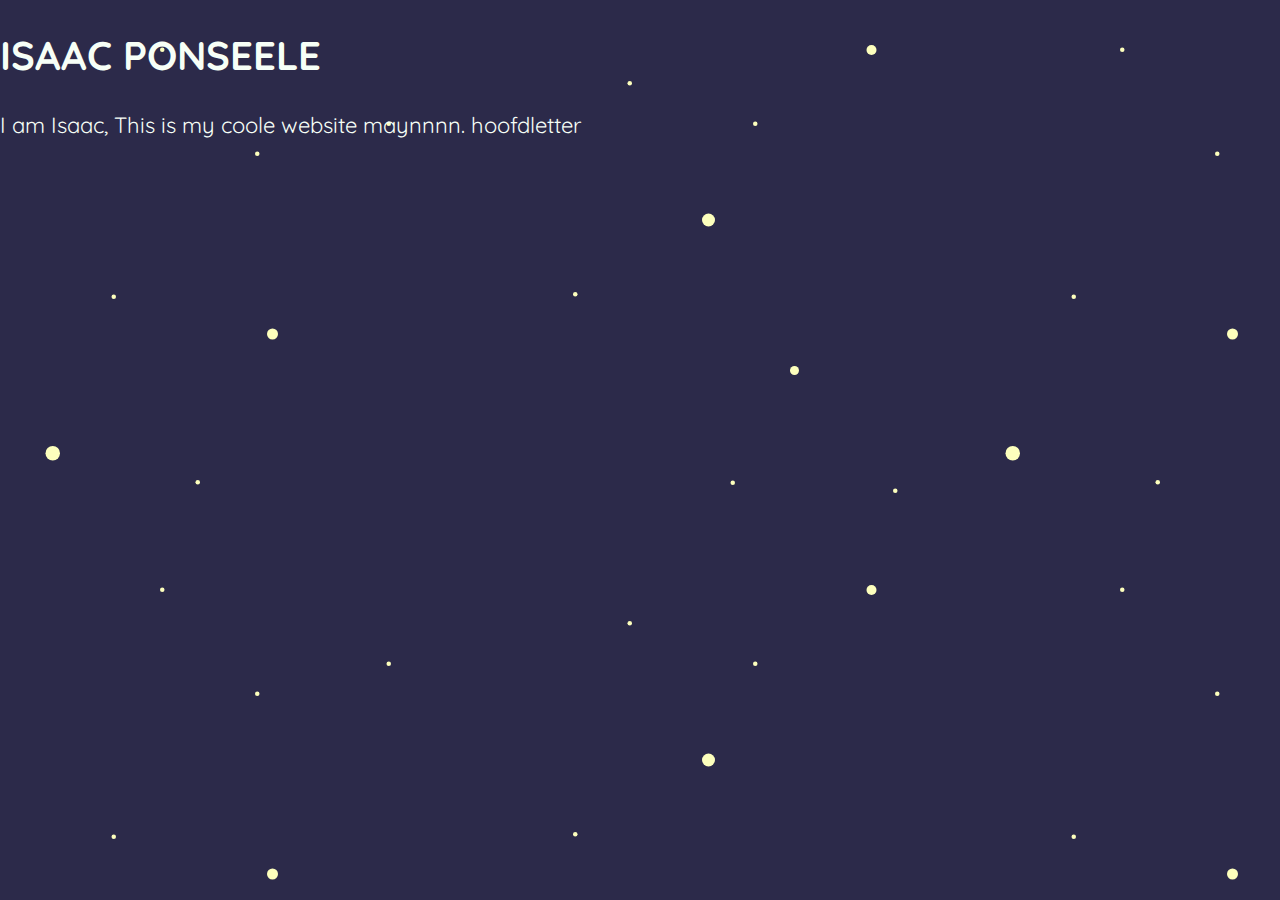
<file: Styleguide.html>
<!DOCTYPE html SYSTEM "about:legacy-compat">
<html dir="ltr" lang="nl-be" class="no-js" prefix="og: http://ogp.me/ns#">
  <head>
    <!-- Character encoding -->
	  <meta charset="UTF-8">
	  <!-- Latest version of rendering engine -->
	  <meta http-equiv="X-UA-Compatible" content="IE=edge,chrome=1">
    <!-- Mobile Viewport -->
	  <meta name="viewport" content="width=device-width, initial-scale=1, maximum-scale=1">
    <!-- Most important SEO tag -->
    <title>Styleguide | Space Cadet </title>
    <!-- Other SEO friendly tags -->
    <meta name="description" content="Lees hier alles over nieuwe media, html5 en andere ontwikkelingen in webdevelopment en mobile development. De docenten NMD willen graag hun kennis delen met jou!">
    <meta name="keywords" content="HTML5, JavaScript, jQuery, CSS3">
    <meta name="author" content="Isaac Ponseele - Bachelor in de grafische en digitale media | MMP">
    <meta name="copyright" content="Copyright 2010-17 Arteveldehogeschool. All Rights Reserved.">
    <!-- OpenGraph -->
    <meta property="og:type" content="website">
    <meta property="og:title" content=">HTML5 | Webdesign II | GDM">
    <meta property="og:description" content="Lees hier alles over nieuwe media, html5 en andere ontwikkelingen in webdevelopment en mobile development. De docenten NMD willen graag hun kennis delen met jou!">
    <meta property="og:url" content="http://www.gdm.gent/">
    <meta property="og:site_name" content="GDM.GENT">
    <meta property="og:image" content="assets/images/ahs.png">
    <meta property="og:image:width" content="129">
    <meta property="og:image:height" content="129">
    <!-- humans.txt -->
    <link rel="author" type="text/plain" href="/humans.txt">
     <!-- DNS prefech for CDN -->
    <link rel="dns-prefetch" href="//cdnjs.cloudflare.com">
    <link rel="dns-prefetch" href="//code.jquery.com">
    <link rel="dns-prefetch" href="//maxcdn.bootstrapcdn.com">
    <!-- Icons -->
    <!-- http://realfavicongenerator.net/ -->
    <link rel="apple-touch-icon" sizes="180x180" href="assets/icons/apple-touch-icon.png">
    <link rel="icon" type="image/png" href="assets/icons/favicon-32x32.png" sizes="32x32">
    <link rel="icon" type="image/png" href="assets/icons/favicon-16x16.png" sizes="16x16">
    <link rel="manifest" href="assets/icons/manifest.json">
    <link rel="mask-icon" href="assets/icons/safari-pinned-tab.svg" color="#ee9900">
    <link rel="shortcut icon" href="assets/icons/favicon.ico">
    <meta name="apple-mobile-web-app-title" content="GDM">
    <meta name="application-name" content="GDM">
    <meta name="msapplication-config" content="assets/icons/browserconfig.xml">
    <meta name="theme-color" content="#ffffff">
    <!-- Stylesheets: Vendors -->
    <link rel="stylesheet" media="all" href="vendor/normalize/normalize.css">
    <!-- Stylesheets: App -->
    <link rel="stylesheet" media="all" href="css/fonts.css">
    <link rel="stylesheet" media="all" href="css/typography.css">
    <link rel="stylesheet" media="all" href="css/main.css">
    <!-- Modernizr: feature detection -->
    <script src="vendor/modernizr/modernizr.min.js"></script>
</head>
  </head>
  <body>
    <div class="intro">
      <h1>ISAAC PONSEELE</h1>
    <p>I am Isaac, This is my coole website maynnnn. hoofdletter</p>
      </div>
    <!-- Scripts: Vendors -->
      <!-- For example: jQuery, lodash, handlebars, ... -->
    <!-- Scripts: App -->
    <script src="js/main.js"></script>
  </body>
</html>
</file>
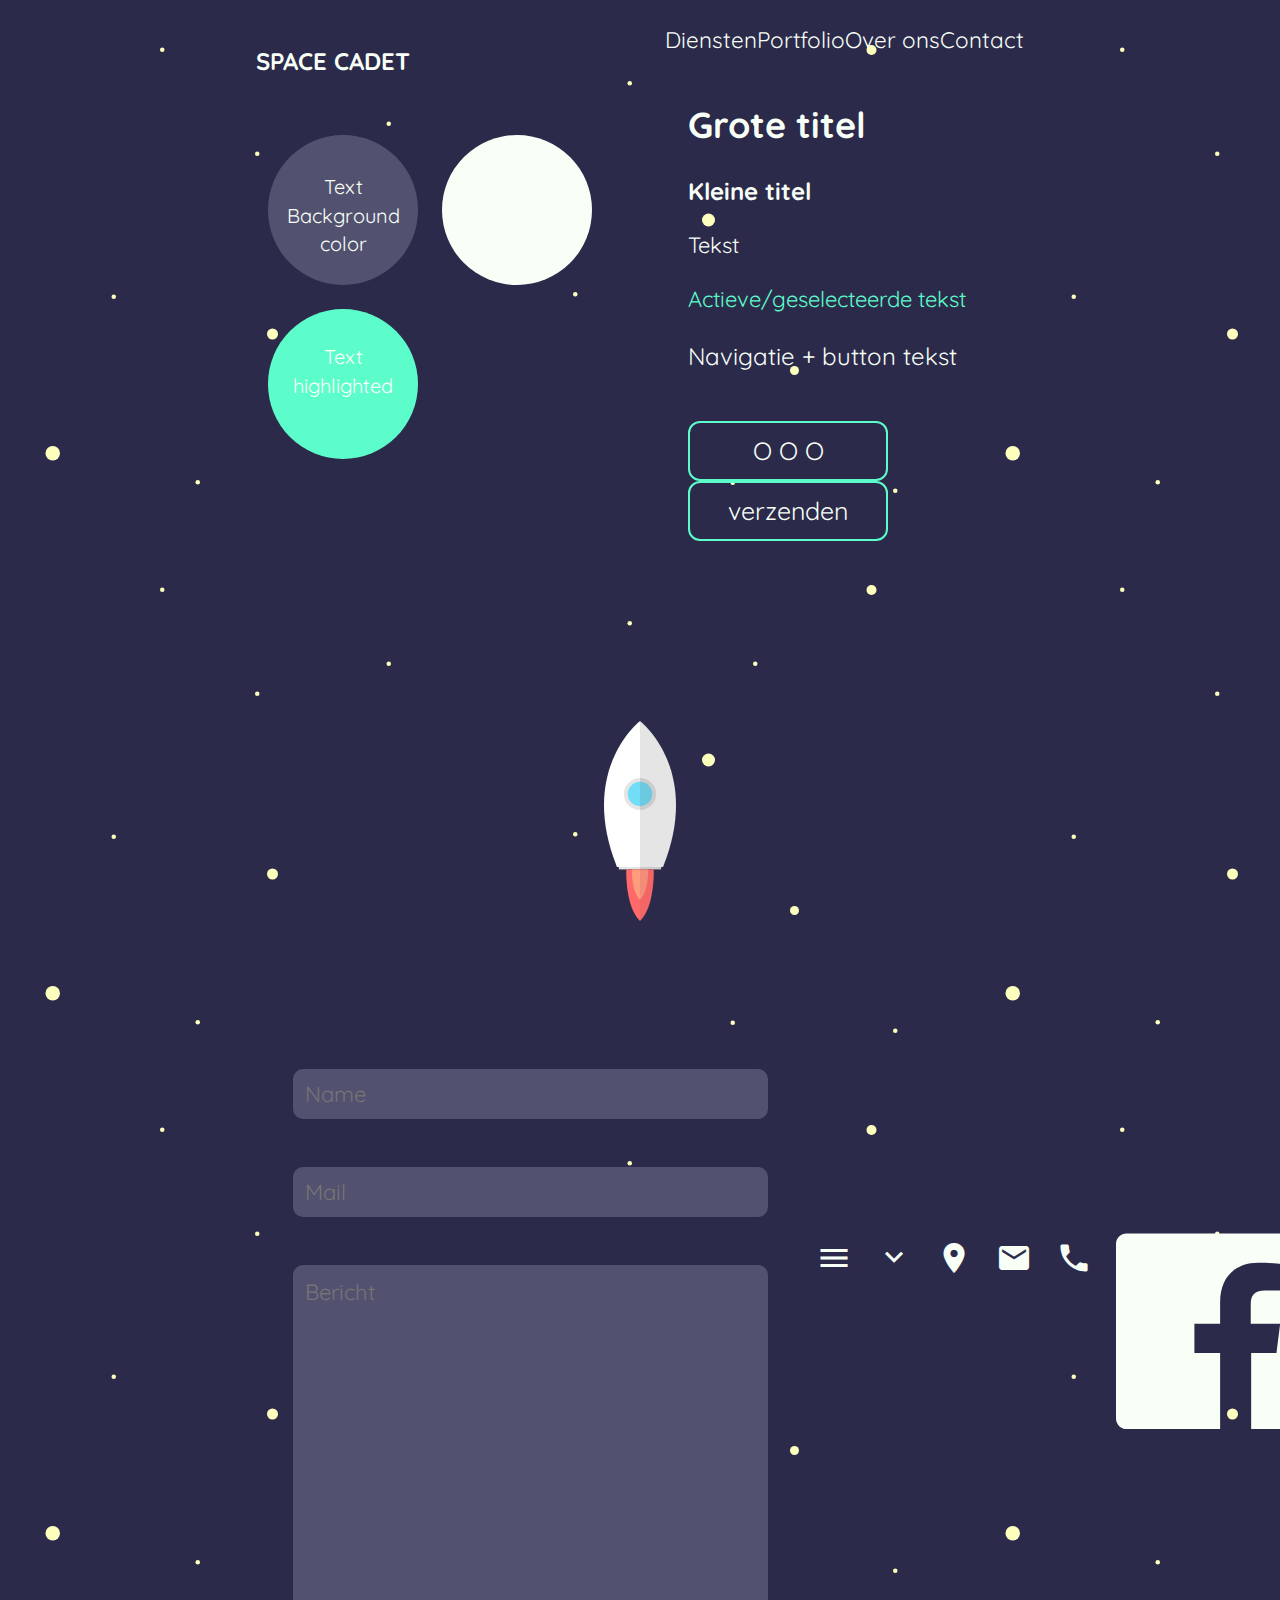
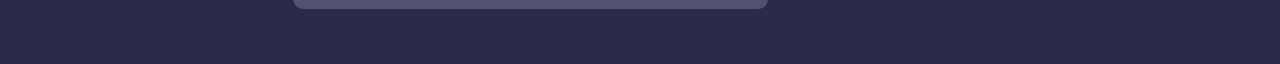
<file: styletile.html>
<!DOCTYPE html SYSTEM "about:legacy-compat">
<html dir="ltr" lang="nl-be" class="no-js" prefix="og: http://ogp.me/ns#">
<head>
  <!-- Character encoding -->
  <meta charset="UTF-8">
  <!-- Latest version of rendering engine -->
  <meta http-equiv="X-UA-Compatible" content="IE=edge,chrome=1">
  <!-- Mobile Viewport -->
  <meta name="viewport" content="width=device-width, initial-scale=1, maximum-scale=1">
  <!-- Most important SEO tag -->
  <title>Styletile | Space Cadet </title>
  <!-- Other SEO friendly tags -->
  <meta name="description" content="Lees hier alles over nieuwe media, html5 en andere ontwikkelingen in webdevelopment en mobile development. De docenten NMD willen graag hun kennis delen met jou!">
  <meta name="keywords" content="HTML5, JavaScript, jQuery, CSS3">
  <meta name="author" content="Isaac Ponseele - Bachelor in de grafische en digitale media | MMP">
  <meta name="copyright" content="Copyright 2010-17 Arteveldehogeschool. All Rights Reserved.">
  <!-- OpenGraph -->
  <meta property="og:type" content="website">
  <meta property="og:title" content=">HTML5 | Webdesign II | GDM">
  <meta property="og:description" content="Lees hier alles over nieuwe media, html5 en andere ontwikkelingen in webdevelopment en mobile development. De docenten NMD willen graag hun kennis delen met jou!">
  <meta property="og:url" content="http://www.gdm.gent/">
  <meta property="og:site_name" content="GDM.GENT">
  <meta property="og:image" content="assets/images/ahs.png">
  <meta property="og:image:width" content="129">
  <meta property="og:image:height" content="129">
  <!-- humans.txt -->
  <link rel="author" type="text/plain" href="/humans.txt">
  <!-- DNS prefech for CDN -->
  <link rel="dns-prefetch" href="//cdnjs.cloudflare.com">
  <link rel="dns-prefetch" href="//code.jquery.com">
  <link rel="dns-prefetch" href="//maxcdn.bootstrapcdn.com">
  <!-- Icons -->
  <!-- http://realfavicongenerator.net/ -->
  <link rel="apple-touch-icon" sizes="180x180" href="assets/icons/apple-touch-icon.png">
  <link rel="icon" type="image/png" href="assets/icons/favicon-32x32.png" sizes="32x32">
  <link rel="icon" type="image/png" href="assets/icons/favicon-16x16.png" sizes="16x16">
  <link rel="manifest" href="assets/icons/manifest.json">
  <link rel="mask-icon" href="assets/icons/safari-pinned-tab.svg" color="#ee9900">
  <link rel="shortcut icon" href="assets/icons/favicon.ico">
  <meta name="apple-mobile-web-app-title" content="GDM">
  <meta name="application-name" content="GDM">
  <meta name="msapplication-config" content="assets/icons/browserconfig.xml">
  <meta name="theme-color" content="#ffffff">
  <!-- Stylesheets: Vendors -->
  <link rel="stylesheet" media="all" href="vendor/normalize/normalize.css">
  <link href="https://fonts.googleapis.com/icon?family=Material+Icons"
  rel="stylesheet">
  <!-- Stylesheets: App -->
  <link rel="stylesheet" href="css/typography.css">
  <link rel="stylesheet" href="css/styletile.css">
  <!-- Modernizr: feature detection -->
  <script src="vendor/modernizr/modernizr.min.js"></script>
</head>
<body>

  <header>
    <h2>SPACE CADET</h2>
    <nav class="main-nav">
      <a href="#">Diensten</a>
      <a href="#">Portfolio</a>
      <a href="#">Over ons</a>
      <a href="#">Contact</a>
    </nav>
  </header>

  <main>

    <div class="colors">
      <div class="colorsplash textbg">
        <p>Text Background color</p>
      </div>
      <div class="colorsplash mintwhite">
        <p>Text color</p>
      </div>
      <div class="colorsplash cyan">
        <p>Text <br>highlighted</p>
      </div>
    </div>
    <div class="text">
      <h1>Grote titel</h1>
      <h2>Kleine titel</h2>
      <p>Tekst</p>
      <p class="selected">Actieve/geselecteerde tekst</p>
      <p>Navigatie + button tekst</p>
    </div>

    <div class="buttons">
      <button class="btn"> O O O</button>
      <button class="btn">verzenden</button>
    </div>

    <div class="spacethings">

      <img class="rocket" src="assets/svg/Rocket.svg" alt="Rocket">

    </div>

    <section class="formulare">
      <form>
        <input type="text" name="firstname" placeholder='Name'>
      </form>
      <form>
        <input type="email" name="mail" placeholder='Mail'>
      </form>
      <textarea name="bericht" rows="8" cols="80" placeholder="Bericht"></textarea>
    </section>
    <section class="icons">
      <i class="material-icons">menu</i>
      <i class="material-icons">keyboard_arrow_down</i>
      <i class="material-icons">location_on</i>
      <i class="material-icons">mail</i>
      <i class="material-icons">phone</i>
      <img class="material-icons" src="assets/icons/Facebook-black.svg" alt="facebook">
      <img class="material-icons" src="assets/icons/Twitter-black.svg" alt="twitter">

    </section>
  </main>

  <!-- Scripts: Vendors -->
  <!-- For example: jQuery, lodash, handlebars, ... -->
  <!-- Scripts: App -->
  <!--  <script src="js/main.js"></script> -->
</body>
</html>
</file>
<file: css/main.css>
@import url("https://fonts.googleapis.com/css?family=Quicksand:400,700");
.g__wrapper {
  display: block;
  margin: 0;
  padding: 0; }

.g__container {
  /* wrapper heeft altijd 1 container */
  display: block;
  max-width: 1140px;
  /* altijd 1140 px */
  margin: 0 auto;
  /* centreert */
  padding: 0px 24px; }

.g__row {
  /* een container bevat meerdere rijen met dezelfde content */
  display: block;
  margin: 0px -24px;
  padding: 0;
  overflow: hidden; }

.g__column {
  position: relative;
  float: left;
  padding: 0 16px;
  overflow: hidden; }

.g__column-12 {
  width: 100%; }

.g__column-11 {
  width: 91.6667%; }

.g__column-10 {
  width: 83.3333%; }

.g__column-9 {
  width: 75%; }

.g__column-8 {
  width: 66.6667%; }

.g__column-7 {
  width: 58.3333%; }

.g__column-6 {
  width: 50%; }

.g__column-5 {
  width: 41.6667%; }

.g__column-4 {
  width: 33.3333%; }

.g__column-3 {
  width: 25%; }

.g__column-2 {
  width: 16.6667%; }

.g__column-1 {
  width: 8.3333%; }

@media only screen and (max-width: 1600px) {
  .g__column-3 {
    width: 50%; } }
.material-icons {
  font-size: 36px;
  margin: 12px;
  color: #F7FFF7;
  line-height: 1.42;
  cursor: pointer; }

@media only screen and (max-width: 768px) {
  .material-icons {
    font-size: 24px; } }
* {
  box-sizing: border-box;
  margin: 0;
  padding: 0; }

html {
  overflow-x: hidden; }

body {
  overflow-x: hidden;
  background-image: url("../assets/images/background.svg");
  background-size: 960px 540px; }

main, header, footer {
  width: 60%;
  margin: 0 auto;
  max-width: 1140px; }

.clear {
  clear: both; }

.clear:after {
  content: ".";
  visibility: hidden;
  display: block;
  height: 0;
  clear: both; }

.headerbar {
  width: 100vw;
  height: 75px;
  background: #525170; }

header {
  height: 75px;
  padding: 24px 0 24px 0;
  margin-top: -75px; }

header > h2 {
  float: left; }

.main-nav {
  display: flex;
  justify-content: flex-end;
  align-items: flex-end; }

.nav-items a {
  margin-left: 24px; }

.hamburger {
  display: none;
  color: #F7FFF7; }

.cross {
  display: none;
  color: #F7FFF7;
  margin-right: 0;
  z-index: 7; }

@media only screen and (max-width: 975px) {
  header {
    width: 60vw; }

  .hamburger {
    display: inline-block;
    float: right;
    margin: 0;
    margin-top: -1.1vh;
    width: 25px; }

  .main-nav {
    position: fixed;
    width: 100vw;
    height: 100%;
    display: block;
    background: #525170;
    top: 0;
    left: 0;
    z-index: 2;
    transform: translateX(-100vw);
    margin-top: 75px; }

  .nav--isvisible {
    transform: translateX(0);
    transition: all 350ms ease-in 0s; }

  .nav--away {
    transition: all 350ms ease-in 0s; }

  .ham--invisible {
    display: none;
    transition: all 150ms ease-out 0s; }

  .cross--isvisible {
    display: inline-block;
    float: right;
    margin: 0;
    width: 25px;
    margin-top: -1.1vh; }

  .nav-items {
    display: flex;
    flex-direction: column;
    margin-top: 30vh;
    margin-left: 45vw;
    align-items: flex-start; }

  .nav-items > a {
    margin-top: 5vh;
    text-align: left;
    margin-left: 0; } }
@media only screen and (max-width: 500px) {
  .cross--isvisible {
    margin-right: 36px; }

  .hamburger {
    margin-right: 36px; }

  header > h2 {
    margin-left: 12px; } }
body {
  font-family: 'Quicksand', sans-serif;
  color: #F7FFF7; }

p, input, button, textarea {
  font-family: 'Quicksand', sans-serif;
  font-size: 1.1em;
  font-weight: 400;
  line-height: 1.42;
  color: #F7FFF7; }

h1 {
  font-family: 'Quicksand', sans-serif;
  font-size: 2em;
  font-weight: 700;
  line-height: 1.42; }

h2 {
  font-family: 'Quicksand', sans-serif;
  font-size: 1.7em;
  font-weight: 700;
  line-height: 1.42; }

h3, h4, h5, h6 {
  font-family: 'Quicksand', sans-serif;
  font-size: 1.5em;
  font-weight: 400;
  line-height: 1.42; }

a {
  text-decoration: none;
  color: #F7FFF7;
  transition: 0.5s;
  line-height: 1.42;
  font-size: 1.125em; }

a:hover {
  color: #5DFDCB; }

@media only screen and (max-width: 768px) {
  h1 {
    font-size: 1.375em; }

  h2 {
    font-size: 1.3em; }

  h3, h4, h5, h6, a {
    font-size: 1.2em; }

  body, input, button, textarea {
    font-size: 0.75em; } }
.column-container {
  background: #525170;
  border-radius: 12px;
  padding: 0 5%;
  margin: 350px auto; }

.column-, .column-1, .column-2, .column-3, .column-4, .column-5, .column-6, .column-7, .column-8 {
  display: block;
  float: left;
  overflow: hidden;
  padding: 0.5vw 1vw 0.5vw 1vw; }
  .column-1 {
    width: 100%; }
  .column-2 {
    width: 50%; }
  .column-3 {
    width: 33.333334%; }
  .column-4 {
    width: 25%; }
  .column-5 {
    width: 20%; }
  .column-6 {
    width: 16.666667%; }
  .column-7 {
    width: 14.2857143%; }
  .column-8 {
    width: 12.5%; }
  .column- > p, .column-1 > p, .column-2 > p, .column-3 > p, .column-4 > p, .column-5 > p, .column-6 > p, .column-7 > p, .column-8 > p, .column- h2, .column-1 h2, .column-2 h2, .column-3 h2, .column-4 h2, .column-5 h2, .column-6 h2, .column-7 h2, .column-8 h2 {
    text-align: left; }

button:focus {
  outline: 0; }

.btn {
  display: block;
  width: 200px;
  height: 60px;
  margin: 48px 12px 12px O;
  background: none;
  border: 2px solid #5DFDCB;
  border-radius: 12px;
  cursor: pointer;
  font-size: 1.250em;
  color: #F7FFF7;
  transition: 0.5s; }

.btn:hover {
  background: #5DFDCB;
  font-weight: bold; }

.btn:active {
  animation-name: button-hover;
  animation-duration: 0.5s;
  animation-timing-function: ease; }

@keyframes button-hover {
  50% {
    transform: scale(0.9); } }
form > input, textarea {
  border: none;
  border-style: none;
  border-radius: 10px;
  width: 95%;
  height: 50px;
  background: #525170;
  padding: 12px;
  margin: 24px 2.5% 24px 2.5%; }

textarea {
  resize: none;
  width: 95%;
  margin: 24px 2.5% 24px 2.5%;
  height: 344px; }

textarea:focus, input:focus {
  background: #5C5B7F;
  outline: none; }

@media only screen and (max-width: 976px) {
  textarea, form > input {
    width: 100%;
    margin: 24px 0 24px 0; } }
.rocket {
  display: block;
  margin: 100px auto;
  max-width: 150px;
  animation-name: rocket-lives;
  animation-duration: 4s;
  animation-timing-function: ease-out;
  animation-iteration-count: infinite; }

@keyframes rocket-lives {
  0%,
  100% {
    transform: translate(0, 0) scale(1); }
  50% {
    transform: translate(0, 20px) scale(1); } }
.planet {
  z-index: -1;
  width: 30vw;
  min-width: 300px;
  position: relative;
  left: -20px;
  top: 7vh;
  margin-right: 70vw; }

.moon {
  margin-bottom: -24px;
  width: 680px;
  margin: 0 auto;
  display: block; }

.employee_column {
  margin-top: 50px; }

.employee_column > h2 {
  text-align: center; }

.employeebox {
  display: flex;
  justify-content: center; }

.employees {
  max-width: 250px;
  width: 93.5%;
  min-width: 100px;
  margin: 48px 6.5%; }

.picture > img {
  border-style: none;
  border-radius: 50%;
  opacity: 0.3;
  transition: 0.5s;
  max-width: 250px;
  width: 100%;
  min-width: 100px; }

.pic__text {
  text-align: center; }

.picture > img:hover {
  cursor: pointer;
  transform: scale(1.1);
  box-shadow: 0 14px 28px rgba(0, 0, 0, 0.25), 0 10px 10px rgba(0, 0, 0, 0.22); }

.active--pic > img {
  opacity: 1; }

.inactive--pic > img {
  opacity: 0.3; }

#map {
  pointer-events: none;
  float: right;
  margin: 24px 0;
  height: 400px;
  width: 60%;
  border-style: none;
  border-radius: 12px;
  -webkit-transform: translate3d(0px, 0px, 0px);
  -webkit-mask-image: -webkit-radial-gradient(white, black); }

@media only screen and (max-width: 1500px) {
  #map {
    width: 100%; } }
@media only screen and (max-width: 500px) {
  .employees {
    margin: 5%;
    width: 95%; } }
img, iframe {
  border-style: none;
  border-radius: 12px; }

iframe {
  -webkit-transform: translate3d(0px, 0px, 0px);
  -webkit-mask-image: -webkit-radial-gradient(white, black);
  margin-bottom: 50px; }

.abt__box {
  margin-top: 75px; }

.abt__box0 {
  margin: 0 auto 75px auto; }

.abt__box1 {
  float: left;
  width: 35%; }

.abt__info {
  display: flex;
  flex-direction: row;
  justify-content: flex-start;
  align-items: baseline; }

@media only screen and (max-width: 1500px) {
  .abt__box1 {
    width: 100%; } }
.fullwidth {
  margin: 75px auto; }

.former h2 {
  text-align: center;
  margin-bottom: 48px; }

.former p {
  text-align: center; }

.formbox {
  float: right;
  width: 50%;
  margin-top: 36px; }

.formbox1 {
  float: right;
  width: 50%;
  margin-top: 36px; }

.g__column .material-icons {
  float: right;
  margin-top: 50px;
  border-radius: 0; }

@media only screen and (max-width: 976px) {
  .formbox {
    width: 100%;
    margin-top: 0; }

  .formbox1 {
    width: 100%; }

  .fullwidth {
    padding: 0; } }
.diensten h1 {
  text-align: center; }

.ppic {
  width: 45%; }

.pbannerpic {
  width: 75%;
  margin-top: 50px;
  float: right;
  margin-bottom: 50px; }

.p__box-1 {
  margin-top: 200px;
  float: right;
  width: 50%;
  max-height: 200px; }

.p__box-2 {
  margin-top: 50px;
  float: left;
  width: 20%;
  max-height: 442px; }

@media only screen and (max-width: 1360px) {
  .p__box-2 {
    width: 100%; }

  .pbannerpic {
    width: 100%; } }
@media only screen and (max-width: 1550px) {
  .p__box-1 {
    width: 100%;
    margin-top: 50px; }

  .ppic {
    width: 100%; } }
.card__container {
  display: flex;
  justify-content: center;
  flex-wrap: wrap;
  margin: 48px 0; }

.card {
  background: #525170;
  border-radius: 12px;
  padding: 24px 24px; }

.p__card:hover {
  transform: scale(1.01);
  box-shadow: 0 14px 28px rgba(0, 0, 0, 0.25), 0 10px 10px rgba(0, 0, 0, 0.22); }

.p__card > img {
  border-top-left-radius: 12px;
  border-top-right-radius: 12px; }

.p__card {
  display: block;
  background: #525170;
  width: 250px;
  border-style: none;
  border-radius: 12px;
  float: left;
  margin: 12px;
  height: 375px;
  transition: 0.5s; }

.p__card__text {
  padding: 0 12px 12px 12px;
  overflow: hidden; }

.p__card__text h2 {
  font-size: 1.5em; }

.p__card__text p {
  display: block;
  position: relative;
  bottom: 0;
  margin-bottom: 24px;
  margin-top: 12px; }

.d__card, .d__cardr {
  display: flex;
  flex-direction: row;
  justify-content: flex-start;
  margin: 48px 12px 48px 12px; }

.d__card__text, .d__card__textr {
  background: #525170;
  width: 30%;
  border-style: none;
  border-radius: 12px 0 0 12px;
  overflow: hidden;
  padding: 24px;
  max-height: 400px;
  display: flex;
  flex-direction: column;
  justify-content: space-between; }

.textoverflow-fix {
  max-height: 364px;
  overflow: hidden;
  margin-bottom: -12px; }

.d__card__text h3 > a, .d__card__textr h3 > a {
  display: block;
  position: relative;
  bottom: -24px;
  float: right;
  color: #5DFDCB; }

.d__card__picture, .d__card__picturer {
  border-style: none;
  border-radius: 0 12px 12px 0;
  overflow: hidden;
  max-height: 400px; }

.d__card__picture > img, .d__card__picturer > img {
  border-style: none;
  border-radius: 0 12px 12px 0; }

.d__card__textr {
  border-radius: 0 12px 12px 0; }

.d__card__picturer {
  border-radius: 12px 0 0 12px; }

.d__card__picturer img {
  border-radius: 12px 0 0 12px; }

.d__card__textr h3 > a {
  display: block;
  position: relative;
  bottom: -24px;
  float: left;
  color: #5DFDCB; }

@media only screen and (max-width: 1024px) {
  .d__card, .d__cardr {
    flex-direction: column;
    margin: 48px 0; }

  .d__card__text, .d__card__textr, .d__card__textr {
    width: 100%;
    margin: 0;
    border-radius: 12px 12px 0 0; }

  .d__card__picture, .d__card__picturer, .d__card__picturer {
    width: 100%;
    margin: 0;
    border-radius: 0 0 12px 12px; }

  .d__card__picture > img, .d__card__picturer > img, .d__card__picturer > img {
    border-radius: 0 0 12px 12px; }

  .d__card__text h3 > a, .d__card__textr h3 > a {
    margin-top: 12px; }

  .d__cardr {
    flex-direction: column-reverse; } }
.first-img {
  border-top-left-radius: 12px;
  border-top-right-radius: 12px; }

.long__card {
  display: block;
  background: #525170;
  width: 400px;
  border-style: none;
  border-radius: 12px;
  float: left;
  margin: 12px; }

.long__card img {
  width: 100%; }

.long__card__text {
  padding: 0 12px 12px 12px;
  display: flex;
  flex-direction: column;
  align-items: baseline;
  flex-wrap: wrap;
  overflow: hidden;
  white-space: nowrap;
  margin: 12px; }

.long__card__text p {
  float: right; }

.s__bubble {
  font-size: 1.1em;
  line-height: 1.42;
  margin: 0 auto 75px auto;
  display: flex;
  align-items: center;
  width: 75%;
  background: #525170;
  -webkit-border-radius: 12px;
  -moz-border-radius: 12px;
  border-radius: 12px;
  padding: 12px 12%; }

.pic__text > h3 {
  margin-top: 24px; }

@media only screen and (max-width: 768px) {
  .s__bubble {
    width: 100%; } }
.quote {
  margin-right: 10px; }

.quote h1, .quote p {
  text-align: right;
  margin: 2px; }

@media only screen and (max-width: 975px) {
  .moon {
    width: 50vw; } }
@media only screen and (max-width: 768px) {
  .column-3 {
    width: 100%; }

  .planet {
    top: 100px;
    left: -100px; } }
@media only screen and (max-width: 500px) {
  main, footer, header {
    width: 100vw; }

  .column-container {
    width: 100vw; }

  .column-3 {
    width: 100%;
    margin-top: 5%; }

  .rocket {
    width: 75px; } }

/*# sourceMappingURL=main.css.map */
</file>
<file: css/fonts.css>

</file>
<file: css/typography.css>
body, input, textarea {
  font-family: 'Quicksand', sans-serif;
  font-size: 20px;
  font-weight: 400;
  line-height: 1.42;
  color: #F7FFF7; }

h1 {
  font-family: 'Quicksand', sans-serif;
  font-size: 36px;
  font-weight: 700;
  line-height: 1.42; }

h2, h3, h4, h5, h6 {
  font-family: 'Quicksand', sans-serif;
  font-size: 24px;
  font-weight: 700;
  line-height: 1.42; }

a {
  text-decoration: none;
  color: #F7FFF7;
  transition: 0.5s;
  line-height: 1.42; }

a:hover {
  color: #5DFDCB; }

@media only screen and (max-width: 768px) {
  h1 {
    font-size: 24px; }

  h2, h3, h4, h5, h6, a {
    font-size: 18px; }

  body, input, textarea {
    font-size: 14px; } }

/*# sourceMappingURL=typography.css.map */
</file>
<file: css/styletile.css>
@import url("https://fonts.googleapis.com/css?family=Quicksand:400,700");
@import url("https://fonts.googleapis.com/css?family=Quicksand:400,700");
button:focus {
  outline: 0; }

.btn {
  display: block;
  width: 200px;
  height: 60px;
  margin: 48px 12px 12px O;
  background: none;
  border: 2px solid #5DFDCB;
  border-radius: 12px;
  cursor: pointer;
  font-size: 1.250em;
  color: #F7FFF7;
  transition: 0.5s; }

.btn:hover {
  background: #5DFDCB;
  font-weight: bold; }

.btn:active {
  animation-name: button-hover;
  animation-duration: 0.5s;
  animation-timing-function: ease; }

@keyframes button-hover {
  50% {
    transform: scale(0.9); } }
.material-icons {
  font-size: 36px;
  margin: 12px;
  color: #F7FFF7;
  line-height: 1.42;
  cursor: pointer; }

@media only screen and (max-width: 768px) {
  .material-icons {
    font-size: 24px; } }
.headerbar {
  width: 100vw;
  height: 75px;
  background: #525170; }

header {
  height: 75px;
  padding: 24px 0 24px 0;
  margin-top: -75px; }

header > h2 {
  float: left; }

.main-nav {
  display: flex;
  justify-content: flex-end;
  align-items: flex-end; }

.nav-items a {
  margin-left: 24px; }

.hamburger {
  display: none;
  color: #F7FFF7; }

.cross {
  display: none;
  color: #F7FFF7;
  margin-right: 0;
  z-index: 7; }

@media only screen and (max-width: 975px) {
  header {
    width: 60vw; }

  .hamburger {
    display: inline-block;
    float: right;
    margin: 0;
    margin-top: -1.1vh;
    width: 25px; }

  .main-nav {
    position: fixed;
    width: 100vw;
    height: 100%;
    display: block;
    background: #525170;
    top: 0;
    left: 0;
    z-index: 2;
    transform: translateX(-100vw);
    margin-top: 75px; }

  .nav--isvisible {
    transform: translateX(0);
    transition: all 350ms ease-in 0s; }

  .nav--away {
    transition: all 350ms ease-in 0s; }

  .ham--invisible {
    display: none;
    transition: all 150ms ease-out 0s; }

  .cross--isvisible {
    display: inline-block;
    float: right;
    margin: 0;
    width: 25px;
    margin-top: -1.1vh; }

  .nav-items {
    display: flex;
    flex-direction: column;
    margin-top: 30vh;
    margin-left: 45vw;
    align-items: flex-start; }

  .nav-items > a {
    margin-top: 5vh;
    text-align: left;
    margin-left: 0; } }
@media only screen and (max-width: 500px) {
  .cross--isvisible {
    margin-right: 36px; }

  .hamburger {
    margin-right: 36px; }

  header > h2 {
    margin-left: 12px; } }
body {
  font-family: 'Quicksand', sans-serif;
  color: #F7FFF7; }

p, input, button, textarea {
  font-family: 'Quicksand', sans-serif;
  font-size: 1.1em;
  font-weight: 400;
  line-height: 1.42;
  color: #F7FFF7; }

h1 {
  font-family: 'Quicksand', sans-serif;
  font-size: 2em;
  font-weight: 700;
  line-height: 1.42; }

h2 {
  font-family: 'Quicksand', sans-serif;
  font-size: 1.7em;
  font-weight: 700;
  line-height: 1.42; }

h3, h4, h5, h6 {
  font-family: 'Quicksand', sans-serif;
  font-size: 1.5em;
  font-weight: 400;
  line-height: 1.42; }

a {
  text-decoration: none;
  color: #F7FFF7;
  transition: 0.5s;
  line-height: 1.42;
  font-size: 1.125em; }

a:hover {
  color: #5DFDCB; }

@media only screen and (max-width: 768px) {
  h1 {
    font-size: 1.375em; }

  h2 {
    font-size: 1.3em; }

  h3, h4, h5, h6, a {
    font-size: 1.2em; }

  body, input, button, textarea {
    font-size: 0.75em; } }
form > input, textarea {
  border: none;
  border-style: none;
  border-radius: 10px;
  width: 95%;
  height: 50px;
  background: #525170;
  padding: 12px;
  margin: 24px 2.5% 24px 2.5%; }

textarea {
  resize: none;
  width: 95%;
  margin: 24px 2.5% 24px 2.5%;
  height: 344px; }

textarea:focus, input:focus {
  background: #5C5B7F;
  outline: none; }

@media only screen and (max-width: 976px) {
  textarea, form > input {
    width: 100%;
    margin: 24px 0 24px 0; } }
.rocket {
  display: block;
  margin: 100px auto;
  max-width: 150px;
  animation-name: rocket-lives;
  animation-duration: 4s;
  animation-timing-function: ease-out;
  animation-iteration-count: infinite; }

@keyframes rocket-lives {
  0%,
  100% {
    transform: translate(0, 0) scale(1); }
  50% {
    transform: translate(0, 20px) scale(1); } }
.planet {
  z-index: -1;
  width: 30vw;
  min-width: 300px;
  position: relative;
  left: -20px;
  top: 7vh;
  margin-right: 70vw; }

.moon {
  margin-bottom: -24px;
  width: 680px;
  margin: 0 auto;
  display: block; }

* {
  box-sizing: border-box; }

body {
  background-image: url("../assets/images/background.svg");
  background-size: 960px 540px;
  width: vw;
  height: 100vh;
  margin: 0 auto; }

main, header {
  width: 60vw;
  margin: 0 auto; }

.unselectable-text {
  -webkit-user-select: none;
  -moz-user-select: none;
  -ms-user-select: none;
  user-select: none; }

.colors {
  float: left;
  max-width: 60vw;
  width: 50%;
  margin: 24px 48px 48px 0; }

.colorsplash {
  float: left;
  width: 150px;
  height: 150px;
  margin: 12px;
  border-radius: 50%;
  overflow: hidden; }
  .colorsplash > p {
    text-align: center;
    font-size: 20px;
    position: relative;
    top: 40px; }

.mintwhite {
  background: #F7FFF7;
  color: #2C2A4A; }

.cyan {
  background: #5DFDCB;
  color: #F7FFF7; }
  .cyan > p {
    position: relative;
    top: 14px; }

.textbg {
  background: #525170;
  color: #F7FFF7; }
  .textbg > p {
    position: relative;
    top: 18px; }

.text {
  margin: 0 0 48px 12px;
  color: #F7FFF7; }

h1 {
  font-size: 36px;
  font-weight: bold; }

h2 {
  font-size: 24px;
  font-weight: bold; }

.selected {
  color: #5DFDCB; }

.text > p:last-child {
  font-size: 24px; }

.buttons {
  display: block;
  float: left;
  height: 200px; }

.formulare {
  display: block;
  float: left;
  width: 500px;
  margin: 24px; }

.icons {
  position: relative;
  top: 200px;
  display: flex;
  justify-content: flex-start; }

.spacethings {
  display: flex;
  justify-content: flex-start;
  overflow: hidden;
  margin: 0 auto;
  width: 150px;
  height: 400px; }

.moon {
  position: absolute;
  transform: scale(0.8);
  bottom: -2500px;
  margin: 0 auto;
  z-index: -1; }

/*# sourceMappingURL=styletile.css.map */
</file>
